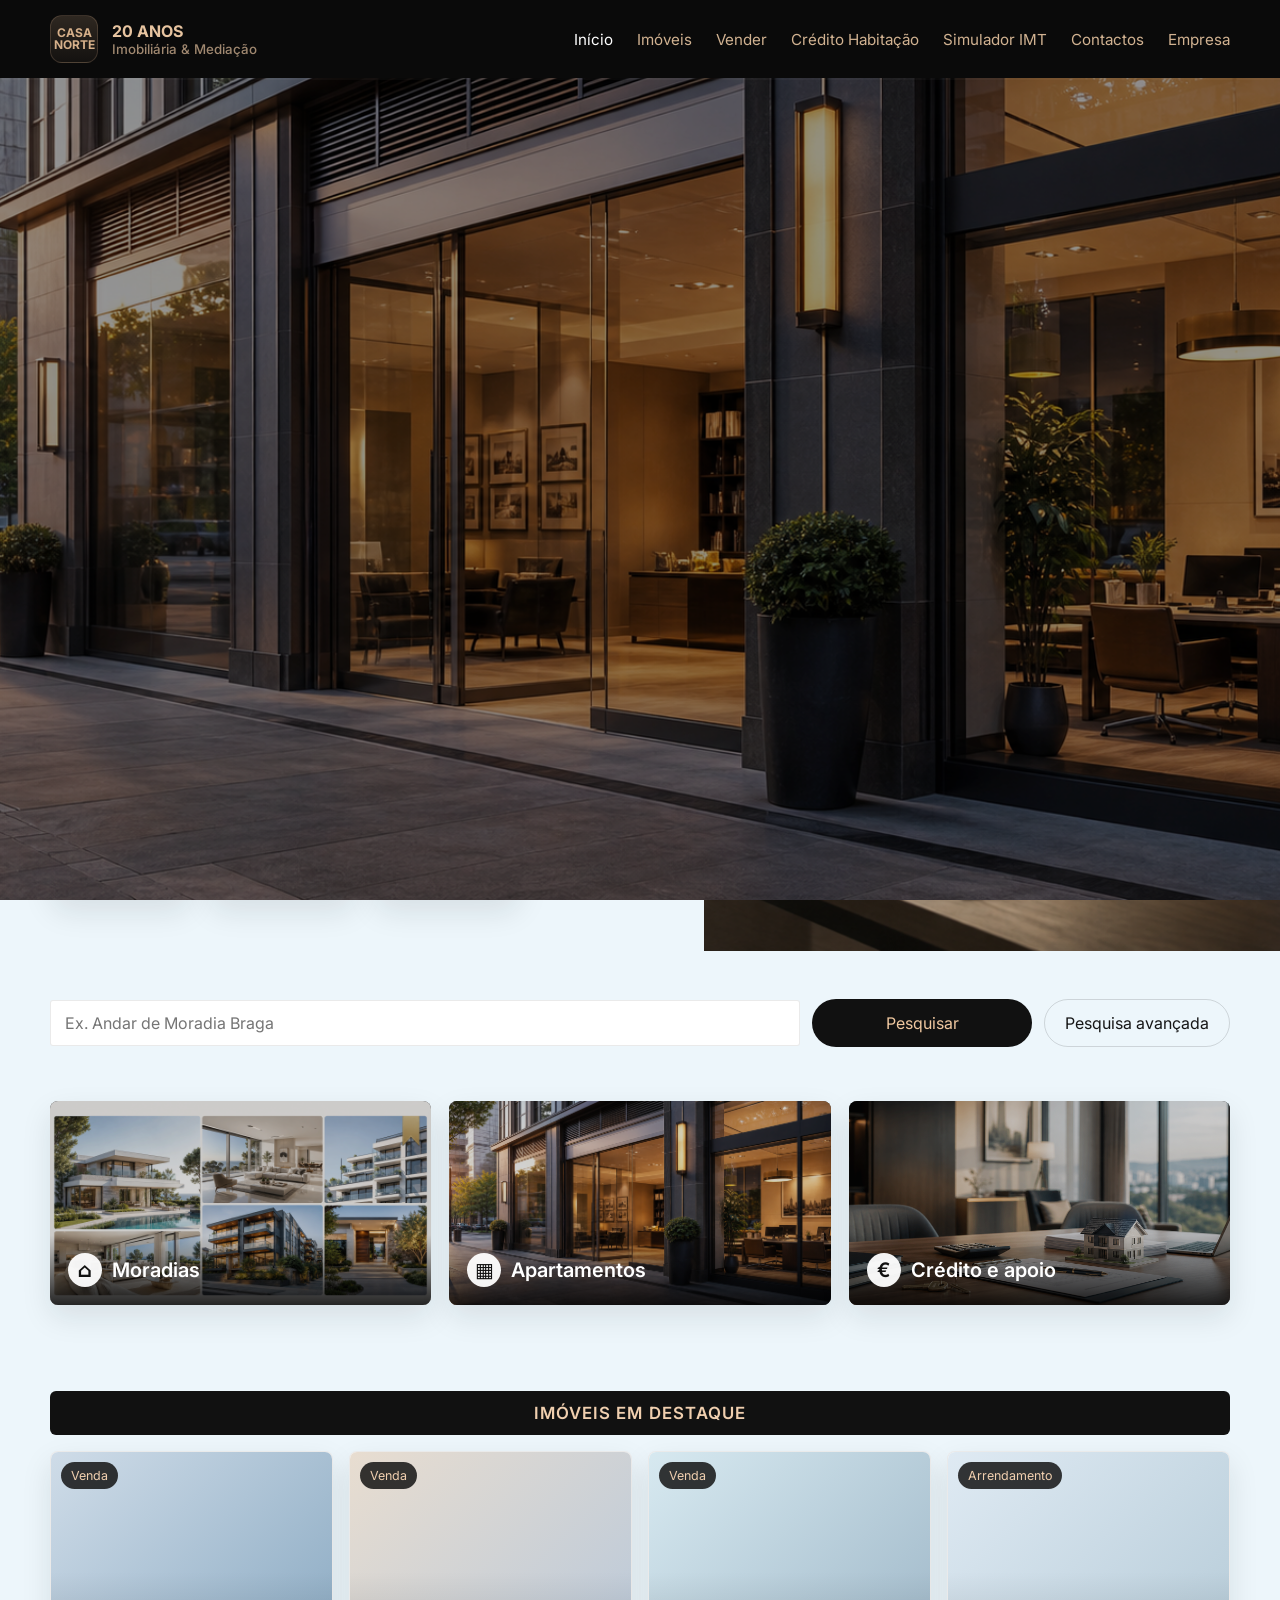
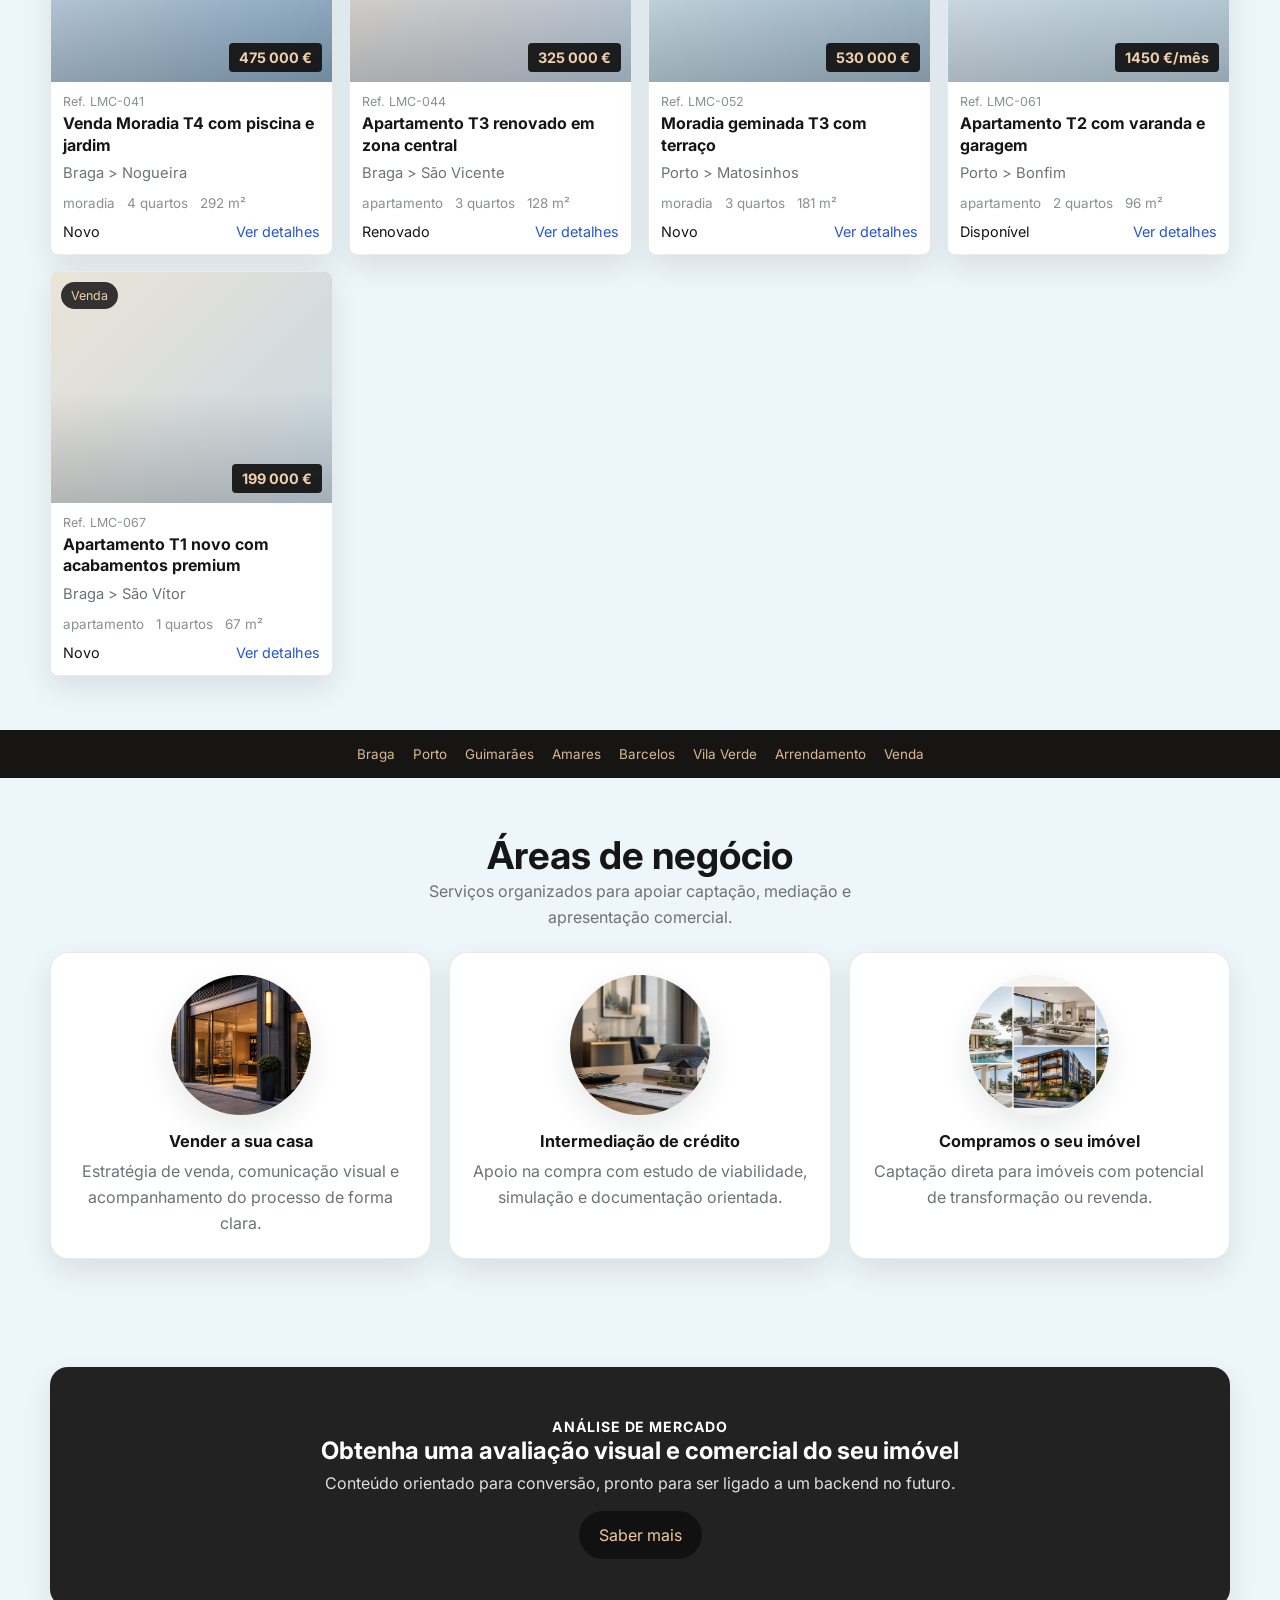
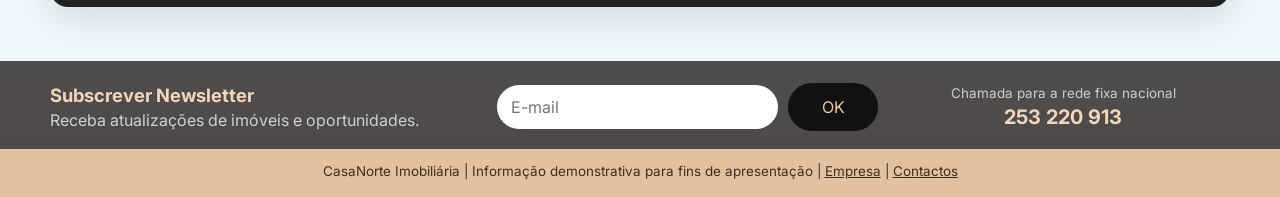
<file: index.html>
<!doctype html>
<html lang="pt-PT">
  <head>
    <meta charset="UTF-8" />
    <meta name="viewport" content="width=device-width, initial-scale=1.0" />
    <title>CasaNorte Imobiliária | Imóveis, crédito e avaliação</title>
    <meta name="description" content="Site imobiliário profissional com inspiração no estilo ImoBraga, com imóveis, crédito habitação, simulador IMT e contactos." />
    <link rel="preconnect" href="https://fonts.googleapis.com" />
    <link rel="preconnect" href="https://fonts.gstatic.com" crossorigin />
    <link href="https://fonts.googleapis.com/css2?family=Inter:wght@400;500;600;700;800&display=swap" rel="stylesheet" />
    <link rel="stylesheet" href="styles.css" />
    <script defer src="script.js"></script>
  </head>
  <body>
    <header class="site-header">
      <div class="container site-header__bar">
        <a class="brand" href="index.html">
          <div class="brand__logo">CASA<br />NORTE</div>
          <div>
            <div>20 ANOS</div>
            <small>Imobiliária & Mediação</small>
          </div>
        </a>
        <nav class="nav">
          <a href="index.html" aria-current="page">Início</a>
          <a href="imoveis.html">Imóveis</a>
          <a href="vender.html">Vender</a>
          <a href="credito-habitacao.html">Crédito Habitação</a>
          <a href="simulador-imt.html">Simulador IMT</a>
          <a href="contactos.html">Contactos</a>
          <a href="quem-somos.html">Empresa</a>
        </nav>
      </div>
    </header>

    <div class="top-strip">Tratamos da compra, venda e financiamento do seu imóvel com acompanhamento dedicado.</div>

    <section class="hero">
      <div class="hero__grid">
        <div class="hero__copy">
          <span class="eyebrow">Portal imobiliário de referência</span>
          <h1>Casas, apartamentos e investimento com apresentação profissional.</h1>
          <p class="lead">
            Um site completo, com o mesmo tipo de estrutura visual do exemplo que enviou,
            mas com identidade própria. Inclui imóveis, empresa, crédito, simulador IMT e contacto.
          </p>
          <div class="hero__actions">
            <a class="btn btn--dark" href="contactos.html">Pedir avaliação grátis</a>
            <a class="btn btn--outline" href="imoveis.html">Ver imóveis</a>
          </div>
          <div class="hero__stats">
            <div class="stat"><strong>156</strong><span>imóveis ativos</span></div>
            <div class="stat"><strong>24h</strong><span>resposta média</span></div>
            <div class="stat"><strong>11</strong><span>zonas cobertas</span></div>
          </div>
        </div>
        <div class="hero__media">
          <img src="assets/hero-office.png" alt="Escritório imobiliário moderno" />
        </div>
      </div>
    </section>

    <div class="container">
      <div class="search-row">
        <div class="search-box">
          <input type="search" placeholder="Ex. Andar de Moradia Braga" />
          <button class="btn btn--dark" type="button">Pesquisar</button>
        </div>
        <button class="btn btn--outline" type="button">Pesquisa avançada</button>
      </div>
    </div>

    <section class="section">
      <div class="container">
        <div class="category-grid">
          <a class="category-card" href="imoveis.html">
            <img src="assets/listings-collage.png" alt="Moradias" />
            <div class="category-card__label"><span>⌂</span>Moradias</div>
          </a>
          <a class="category-card" href="imoveis.html">
            <img src="assets/about-office.png" alt="Apartamentos" />
            <div class="category-card__label"><span>▦</span>Apartamentos</div>
          </a>
          <a class="category-card" href="credito-habitacao.html">
            <img src="assets/credit-hero.png" alt="Arrendamentos e crédito" />
            <div class="category-card__label"><span>€</span>Crédito e apoio</div>
          </a>
        </div>
      </div>
    </section>

    <section class="section section--tight">
      <div class="container">
        <div class="featured-strip">Imóveis em destaque</div>
        <div id="featured-grid" class="property-grid" style="margin-top:16px;"></div>
      </div>
    </section>

    <div class="dark-band">
      <div class="container">
        <div class="mini-links">
          <a href="imoveis.html">Braga</a>
          <a href="imoveis.html">Porto</a>
          <a href="imoveis.html">Guimarães</a>
          <a href="imoveis.html">Amares</a>
          <a href="imoveis.html">Barcelos</a>
          <a href="imoveis.html">Vila Verde</a>
          <a href="imoveis.html">Arrendamento</a>
          <a href="imoveis.html">Venda</a>
        </div>
      </div>
    </div>

    <section class="section">
      <div class="container">
        <div class="section-head section-title-center">
          <div style="margin:0 auto;">
            <h2>Áreas de negócio</h2>
            <p>Serviços organizados para apoiar captação, mediação e apresentação comercial.</p>
          </div>
        </div>
        <div class="business-grid">
          <article class="panel business-card">
            <img src="assets/about-office.png" alt="Vender a sua casa" />
            <h3>Vender a sua casa</h3>
            <p>Estratégia de venda, comunicação visual e acompanhamento do processo de forma clara.</p>
          </article>
          <article class="panel business-card">
            <img src="assets/credit-hero.png" alt="Intermediação de crédito" />
            <h3>Intermediação de crédito</h3>
            <p>Apoio na compra com estudo de viabilidade, simulação e documentação orientada.</p>
          </article>
          <article class="panel business-card">
            <img src="assets/listings-collage.png" alt="Compramos o seu imóvel" />
            <h3>Compramos o seu imóvel</h3>
            <p>Captação direta para imóveis com potencial de transformação ou revenda.</p>
          </article>
        </div>
      </div>
    </section>

    <section class="section">
      <div class="container cta-banner panel">
        <img src="assets/about-office.png" alt="Análise de mercado" />
        <div class="cta-banner__inner">
          <span class="eyebrow" style="color:#fff;">Análise de mercado</span>
          <h2>Obtenha uma avaliação visual e comercial do seu imóvel</h2>
          <p>Conteúdo orientado para conversão, pronto para ser ligado a um backend no futuro.</p>
          <div style="margin-top:18px;">
            <a class="btn btn--dark" href="contactos.html">Saber mais</a>
          </div>
        </div>
      </div>
    </section>

    <section class="newsletter-band">
      <div class="container newsletter-band__inner">
        <div>
          <div style="font-size:1.15rem;font-weight:700;">Subscrever Newsletter</div>
          <div style="color:rgba(255,255,255,.74);margin-top:4px;">Receba atualizações de imóveis e oportunidades.</div>
        </div>
        <form data-demo-form style="display:flex;gap:10px;align-items:center;">
          <input type="email" placeholder="E-mail" />
          <button class="btn btn--dark" type="submit" style="min-width:90px;">OK</button>
        </form>
        <div style="text-align:center;">
          <div style="color:rgba(255,255,255,.72);font-size:.84rem;">Chamada para a rede fixa nacional</div>
          <div style="font-size:1.25rem;font-weight:700;margin-top:4px;">253 220 913</div>
        </div>
      </div>
    </section>

    <footer class="footer">
      <div class="container">
        CasaNorte Imobiliária | Informação demonstrativa para fins de apresentação | 
        <a href="quem-somos.html">Empresa</a> | <a href="contactos.html">Contactos</a>
      </div>
    </footer>

    <div class="modal" id="property-modal" aria-hidden="true">
      <div class="modal__backdrop" data-close-modal></div>
      <div class="modal__dialog">
        <button class="modal__close" type="button" data-close-modal aria-label="Fechar">×</button>
        <div id="property-modal-body"></div>
      </div>
    </div>
  </body>
</html>
</file>
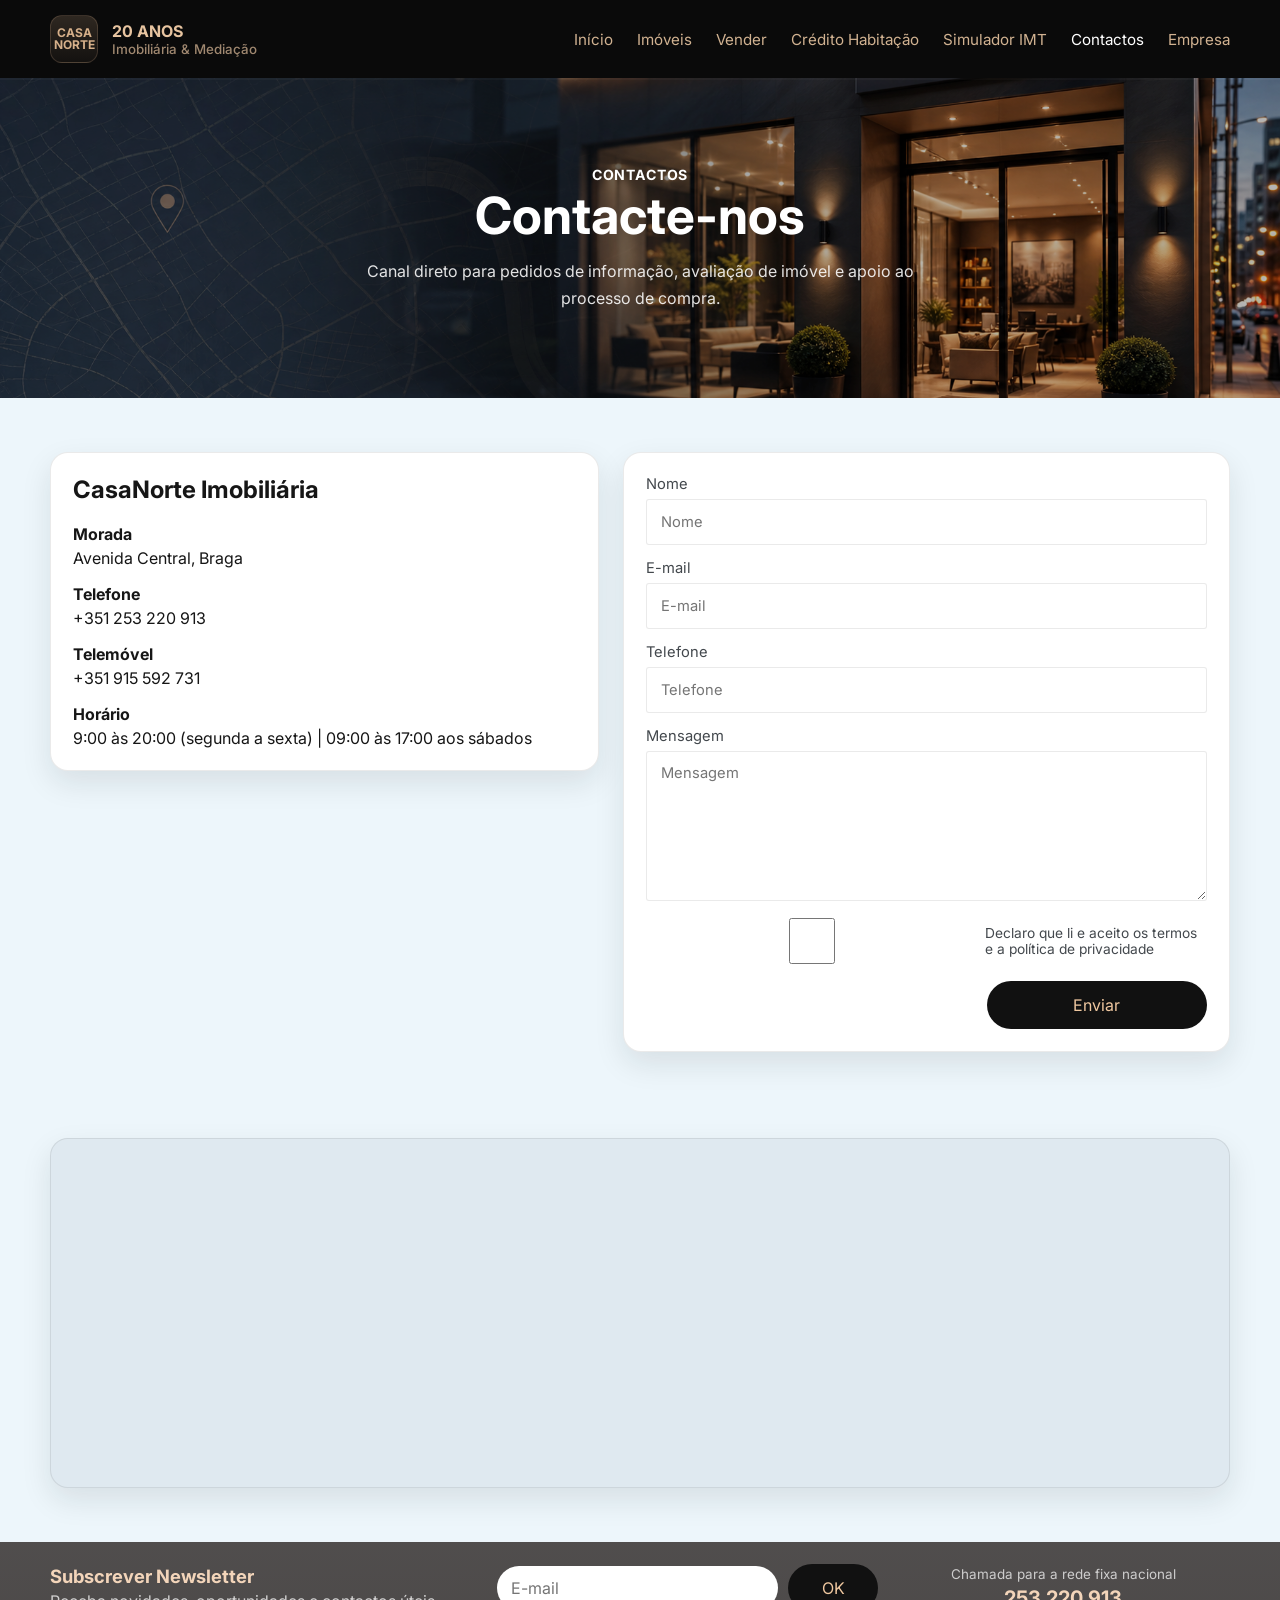
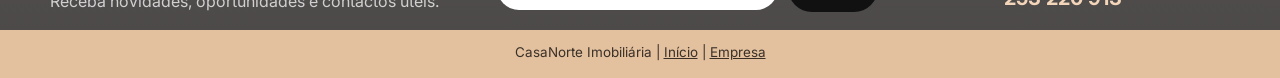
<file: contactos.html>
<!doctype html>
<html lang="pt-PT">
  <head>
    <meta charset="UTF-8" />
    <meta name="viewport" content="width=device-width, initial-scale=1.0" />
    <title>CasaNorte Imobiliária | Contactos</title>
    <meta name="description" content="Contactos da CasaNorte Imobiliária." />
    <link rel="preconnect" href="https://fonts.googleapis.com" />
    <link rel="preconnect" href="https://fonts.gstatic.com" crossorigin />
    <link href="https://fonts.googleapis.com/css2?family=Inter:wght@400;500;600;700;800&display=swap" rel="stylesheet" />
    <link rel="stylesheet" href="styles.css" />
    <script defer src="script.js"></script>
  </head>
  <body>
    <header class="site-header">
      <div class="container site-header__bar">
        <a class="brand" href="index.html">
          <div class="brand__logo">CASA<br />NORTE</div>
          <div>
            <div>20 ANOS</div>
            <small>Imobiliária & Mediação</small>
          </div>
        </a>
        <nav class="nav">
          <a href="index.html">Início</a>
          <a href="imoveis.html">Imóveis</a>
          <a href="vender.html">Vender</a>
          <a href="credito-habitacao.html">Crédito Habitação</a>
          <a href="simulador-imt.html">Simulador IMT</a>
          <a href="contactos.html" aria-current="page">Contactos</a>
          <a href="quem-somos.html">Empresa</a>
        </nav>
      </div>
    </header>

    <section class="page-hero">
      <img src="assets/contact-storefront.png" alt="Contactos" />
      <div class="page-hero__content">
        <div>
          <div class="eyebrow" style="color:#fff;">Contactos</div>
          <h1>Contacte-nos</h1>
          <p>Canal direto para pedidos de informação, avaliação de imóvel e apoio ao processo de compra.</p>
        </div>
      </div>
    </section>

    <section class="section">
      <div class="container page-grid">
        <article class="panel contact-card">
          <h2 style="margin-top:0;">CasaNorte Imobiliária</h2>
          <div class="contact-lines">
            <div><strong>Morada</strong> Avenida Central, Braga</div>
            <div><strong>Telefone</strong> +351 253 220 913</div>
            <div><strong>Telemóvel</strong> +351 915 592 731</div>
            <div><strong>Horário</strong> 9:00 às 20:00 (segunda a sexta) | 09:00 às 17:00 aos sábados</div>
          </div>
        </article>

        <form class="panel form-card contact-form" data-demo-form>
          <label>Nome
            <input type="text" placeholder="Nome" />
          </label>
          <label>E-mail
            <input type="email" placeholder="E-mail" />
          </label>
          <label>Telefone
            <input type="tel" placeholder="Telefone" />
          </label>
          <label>Mensagem
            <textarea placeholder="Mensagem"></textarea>
          </label>
          <label style="display:flex;align-items:center;gap:8px;font-size:.86rem;">
            <input type="checkbox" />
            Declaro que li e aceito os termos e a política de privacidade
          </label>
          <div style="display:flex;justify-content:flex-end;">
            <button class="btn btn--dark" type="submit" style="min-width:220px;">Enviar</button>
          </div>
        </form>
      </div>
    </section>

    <section class="section section--tight">
      <div class="container">
        <div class="contact-map panel">
          <iframe
            title="Mapa de Braga"
            src="https://www.openstreetmap.org/export/embed.html?bbox=-8.4425%2C41.5390%2C-8.4190%2C41.5630&layer=mapnik&marker=41.5512%2C-8.4303"
            loading="lazy"></iframe>
        </div>
      </div>
    </section>

    <section class="newsletter-band">
      <div class="container newsletter-band__inner">
        <div>
          <div style="font-size:1.15rem;font-weight:700;">Subscrever Newsletter</div>
          <div style="color:rgba(255,255,255,.74);margin-top:4px;">Receba novidades, oportunidades e contactos úteis.</div>
        </div>
        <form data-demo-form style="display:flex;gap:10px;align-items:center;">
          <input type="email" placeholder="E-mail" />
          <button class="btn btn--dark" type="submit" style="min-width:90px;">OK</button>
        </form>
        <div style="text-align:center;">
          <div style="color:rgba(255,255,255,.72);font-size:.84rem;">Chamada para a rede fixa nacional</div>
          <div style="font-size:1.25rem;font-weight:700;margin-top:4px;">253 220 913</div>
        </div>
      </div>
    </section>

    <footer class="footer">
      <div class="container">
        CasaNorte Imobiliária | <a href="index.html">Início</a> | <a href="quem-somos.html">Empresa</a>
      </div>
    </footer>
  </body>
</html>
</file>
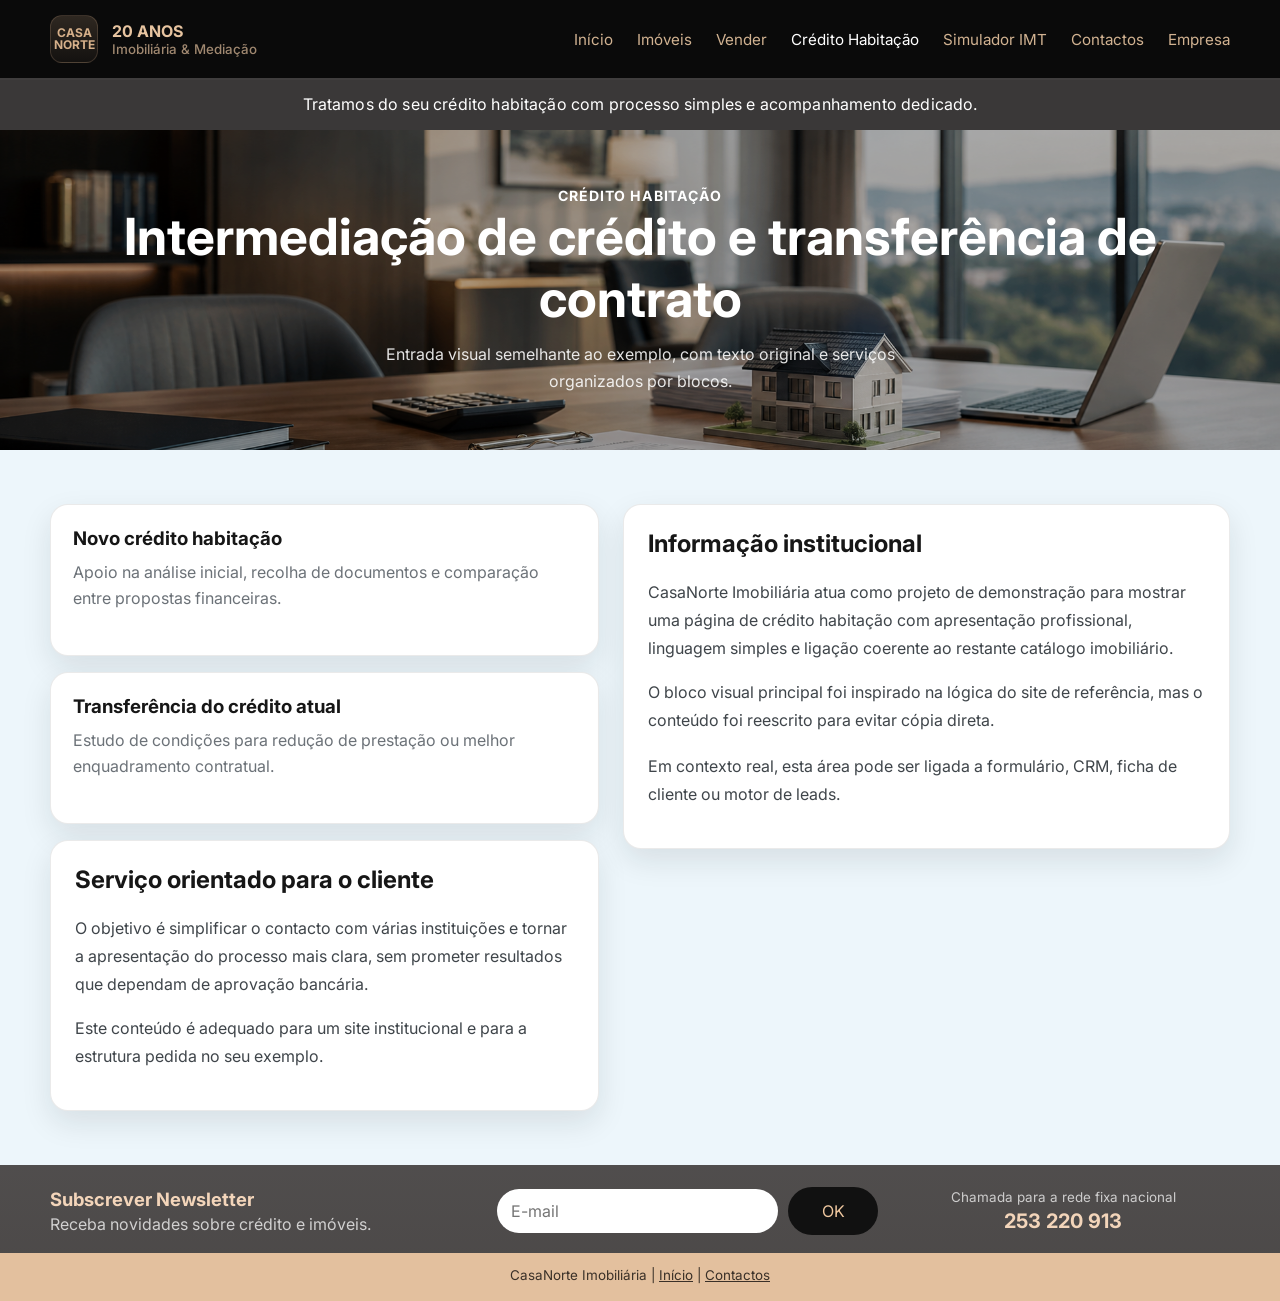
<file: credito-habitacao.html>
<!doctype html>
<html lang="pt-PT">
  <head>
    <meta charset="UTF-8" />
    <meta name="viewport" content="width=device-width, initial-scale=1.0" />
    <title>CasaNorte Imobiliária | Crédito Habitação</title>
    <meta name="description" content="Página de crédito habitação." />
    <link rel="preconnect" href="https://fonts.googleapis.com" />
    <link rel="preconnect" href="https://fonts.gstatic.com" crossorigin />
    <link href="https://fonts.googleapis.com/css2?family=Inter:wght@400;500;600;700;800&display=swap" rel="stylesheet" />
    <link rel="stylesheet" href="styles.css" />
    <script defer src="script.js"></script>
  </head>
  <body>
    <header class="site-header">
      <div class="container site-header__bar">
        <a class="brand" href="index.html">
          <div class="brand__logo">CASA<br />NORTE</div>
          <div>
            <div>20 ANOS</div>
            <small>Imobiliária & Mediação</small>
          </div>
        </a>
        <nav class="nav">
          <a href="index.html">Início</a>
          <a href="imoveis.html">Imóveis</a>
          <a href="vender.html">Vender</a>
          <a href="credito-habitacao.html" aria-current="page">Crédito Habitação</a>
          <a href="simulador-imt.html">Simulador IMT</a>
          <a href="contactos.html">Contactos</a>
          <a href="quem-somos.html">Empresa</a>
        </nav>
      </div>
    </header>

    <div class="top-strip">Tratamos do seu crédito habitação com processo simples e acompanhamento dedicado.</div>

    <section class="page-hero">
      <img src="assets/credit-hero.png" alt="Crédito habitação" />
      <div class="page-hero__content">
        <div>
          <div class="eyebrow" style="color:#fff;">Crédito Habitação</div>
          <h1>Intermediação de crédito e transferência de contrato</h1>
          <p>Entrada visual semelhante ao exemplo, com texto original e serviços organizados por blocos.</p>
        </div>
      </div>
    </section>

    <section class="section">
      <div class="container page-grid">
        <div class="info-stack">
          <article class="panel option-card">
            <h3>Novo crédito habitação</h3>
            <p>Apoio na análise inicial, recolha de documentos e comparação entre propostas financeiras.</p>
          </article>
          <article class="panel option-card">
            <h3>Transferência do crédito atual</h3>
            <p>Estudo de condições para redução de prestação ou melhor enquadramento contratual.</p>
          </article>
          <article class="panel content-card">
            <h2>Serviço orientado para o cliente</h2>
            <p>
              O objetivo é simplificar o contacto com várias instituições e tornar a apresentação do processo
              mais clara, sem prometer resultados que dependam de aprovação bancária.
            </p>
            <p>
              Este conteúdo é adequado para um site institucional e para a estrutura pedida no seu exemplo.
            </p>
          </article>
        </div>

        <article class="panel content-card">
          <h2>Informação institucional</h2>
          <p>
            CasaNorte Imobiliária atua como projeto de demonstração para mostrar uma página de crédito habitação
            com apresentação profissional, linguagem simples e ligação coerente ao restante catálogo imobiliário.
          </p>
          <p>
            O bloco visual principal foi inspirado na lógica do site de referência, mas o conteúdo foi reescrito
            para evitar cópia direta.
          </p>
          <p style="margin-top:18px;">
            Em contexto real, esta área pode ser ligada a formulário, CRM, ficha de cliente ou motor de leads.
          </p>
        </article>
      </div>
    </section>

    <section class="newsletter-band">
      <div class="container newsletter-band__inner">
        <div>
          <div style="font-size:1.15rem;font-weight:700;">Subscrever Newsletter</div>
          <div style="color:rgba(255,255,255,.74);margin-top:4px;">Receba novidades sobre crédito e imóveis.</div>
        </div>
        <form data-demo-form style="display:flex;gap:10px;align-items:center;">
          <input type="email" placeholder="E-mail" />
          <button class="btn btn--dark" type="submit" style="min-width:90px;">OK</button>
        </form>
        <div style="text-align:center;">
          <div style="color:rgba(255,255,255,.72);font-size:.84rem;">Chamada para a rede fixa nacional</div>
          <div style="font-size:1.25rem;font-weight:700;margin-top:4px;">253 220 913</div>
        </div>
      </div>
    </section>

    <footer class="footer">
      <div class="container">
        CasaNorte Imobiliária | <a href="index.html">Início</a> | <a href="contactos.html">Contactos</a>
      </div>
    </footer>
  </body>
</html>
</file>
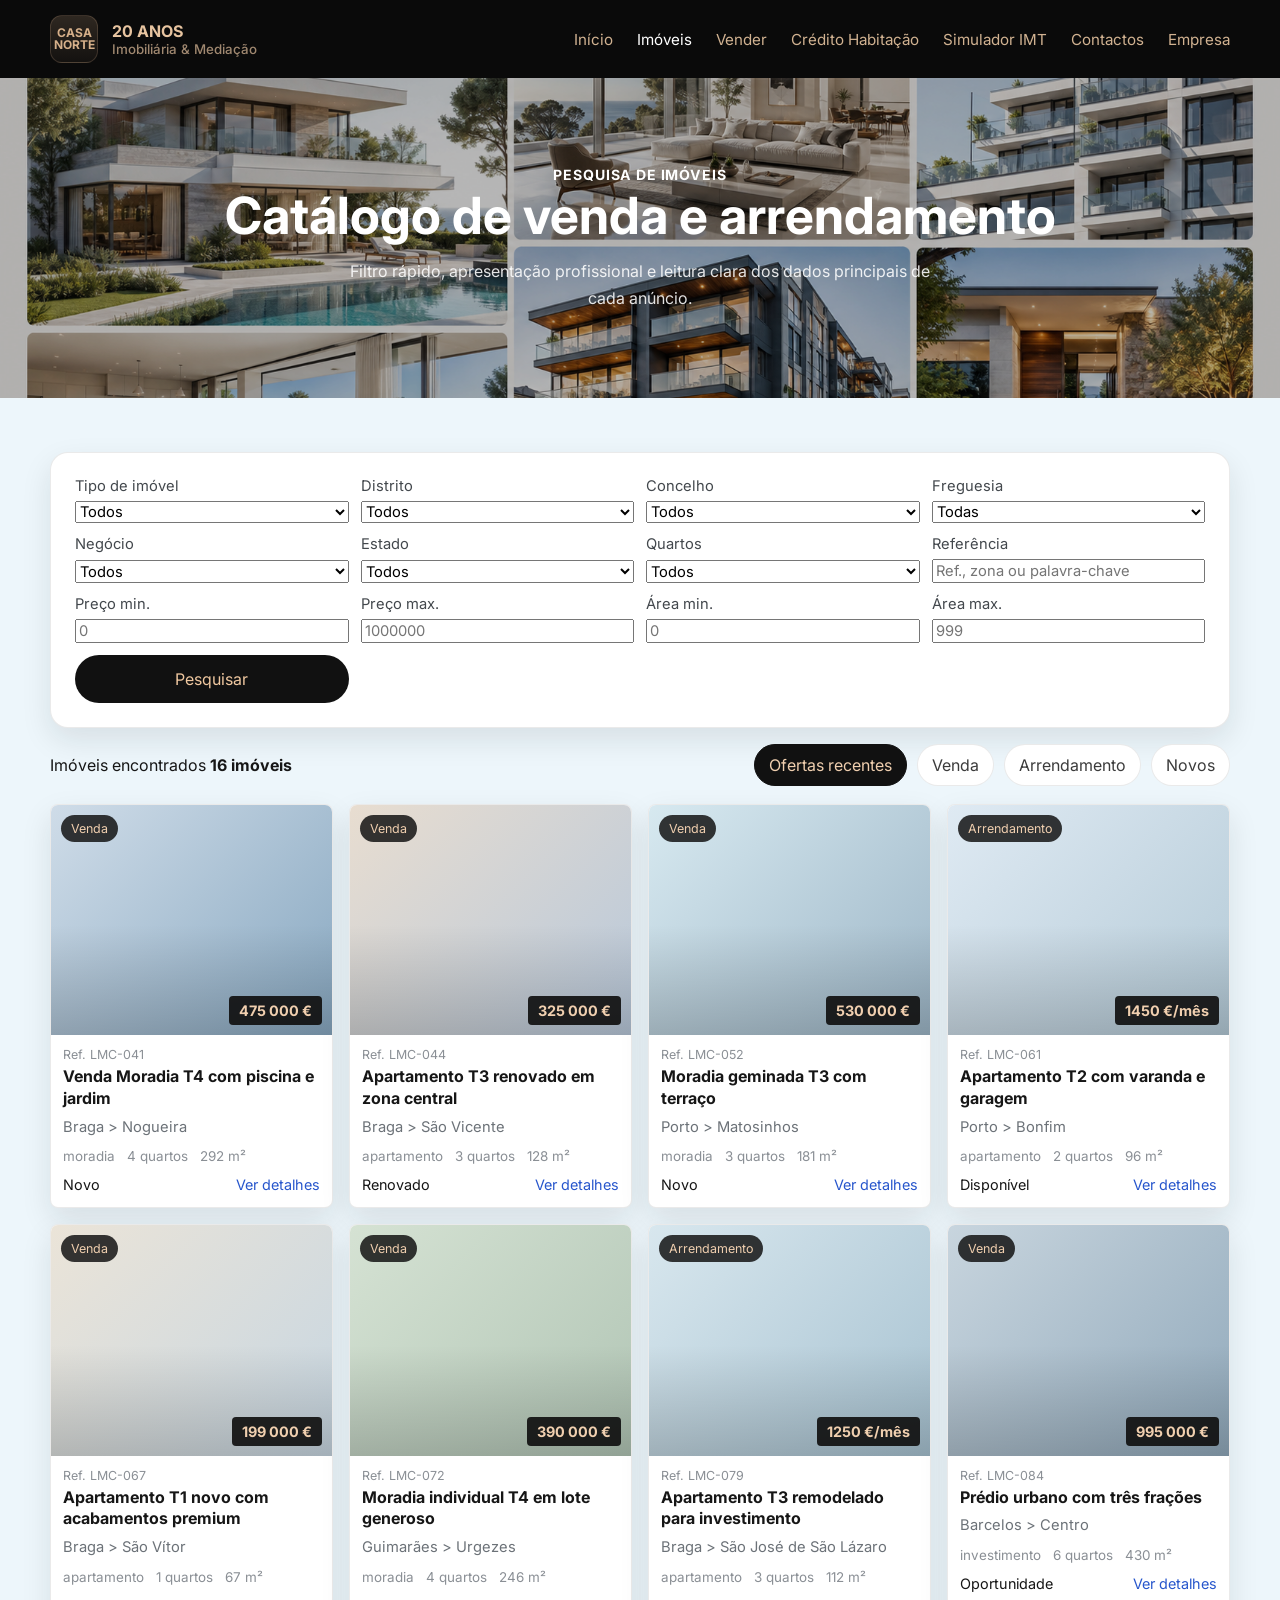
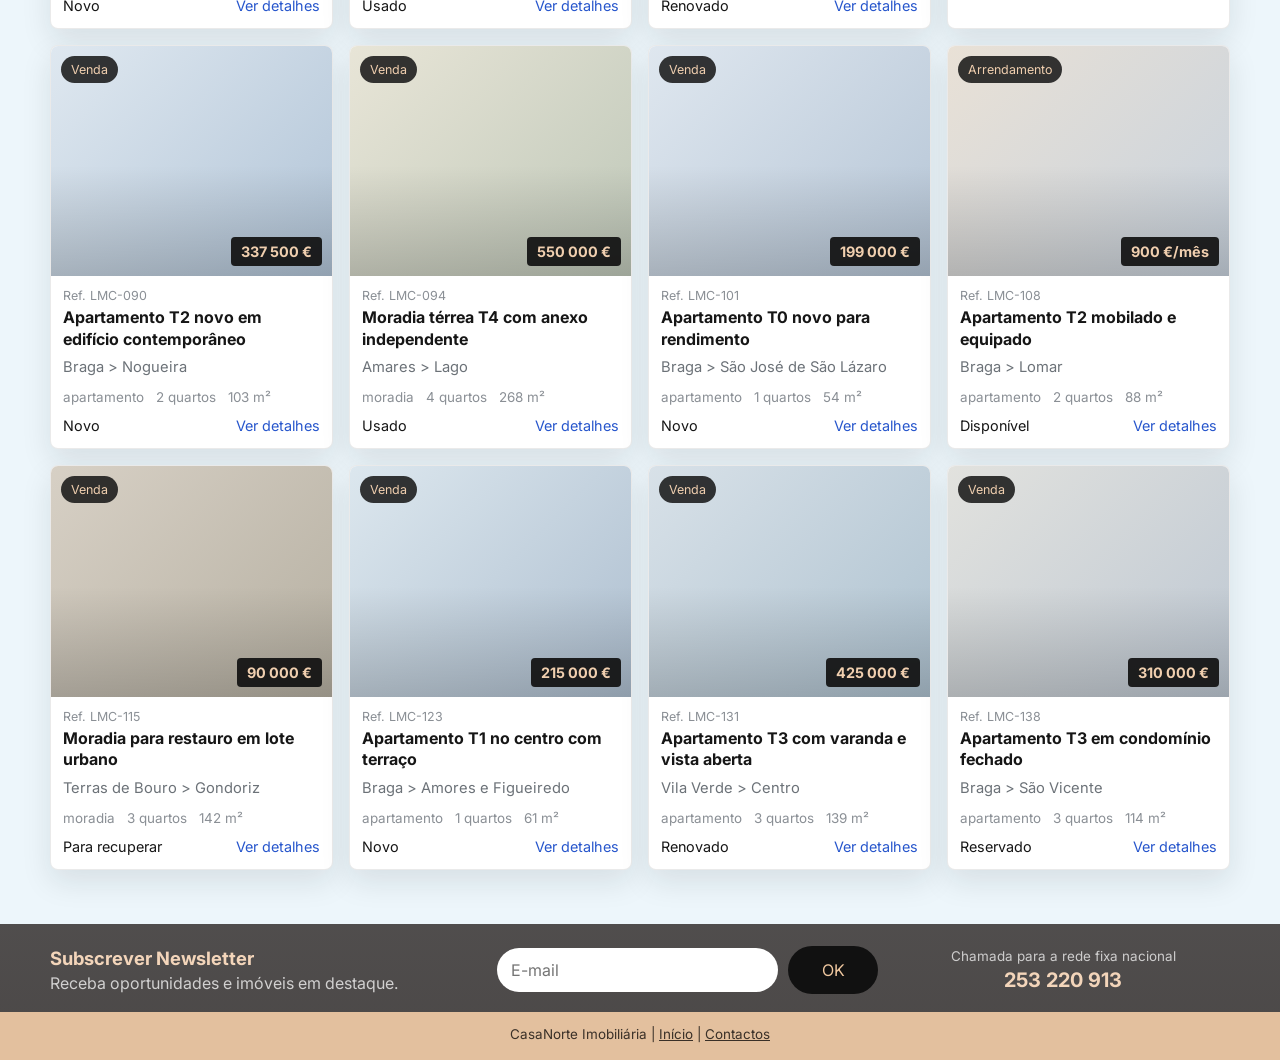
<file: imoveis.html>
<!doctype html>
<html lang="pt-PT">
  <head>
    <meta charset="UTF-8" />
    <meta name="viewport" content="width=device-width, initial-scale=1.0" />
    <title>CasaNorte Imobiliária | Listagem de imóveis</title>
    <meta name="description" content="Listagem de imóveis com pesquisa e filtros." />
    <link rel="preconnect" href="https://fonts.googleapis.com" />
    <link rel="preconnect" href="https://fonts.gstatic.com" crossorigin />
    <link href="https://fonts.googleapis.com/css2?family=Inter:wght@400;500;600;700;800&display=swap" rel="stylesheet" />
    <link rel="stylesheet" href="styles.css" />
    <script defer src="script.js"></script>
  </head>
  <body>
    <header class="site-header">
      <div class="container site-header__bar">
        <a class="brand" href="index.html">
          <div class="brand__logo">CASA<br />NORTE</div>
          <div>
            <div>20 ANOS</div>
            <small>Imobiliária & Mediação</small>
          </div>
        </a>
        <nav class="nav">
          <a href="index.html">Início</a>
          <a href="imoveis.html" aria-current="page">Imóveis</a>
          <a href="vender.html">Vender</a>
          <a href="credito-habitacao.html">Crédito Habitação</a>
          <a href="simulador-imt.html">Simulador IMT</a>
          <a href="contactos.html">Contactos</a>
          <a href="quem-somos.html">Empresa</a>
        </nav>
      </div>
    </header>

    <section class="page-hero">
      <img src="assets/listings-collage.png" alt="Listagem de imóveis" />
      <div class="page-hero__content">
        <div>
          <div class="eyebrow" style="color:#fff;">Pesquisa de imóveis</div>
          <h1>Catálogo de venda e arrendamento</h1>
          <p>Filtro rápido, apresentação profissional e leitura clara dos dados principais de cada anúncio.</p>
        </div>
      </div>
    </section>

    <section class="section">
      <div class="container">
        <form id="listing-filters" class="panel content-card">
          <div class="filter-bar filter-bar--advanced">
            <label>Tipo de imóvel
              <select name="type">
                <option value="all">Todos</option>
                <option value="moradia">Moradia</option>
                <option value="apartamento">Apartamento</option>
                <option value="investimento">Investimento</option>
              </select>
            </label>
            <label>Distrito
              <select name="district">
                <option value="all">Todos</option>
                <option>Braga</option>
                <option>Porto</option>
                <option>Terras de Bouro</option>
              </select>
            </label>
            <label>Concelho
              <select name="concelho">
                <option value="all">Todos</option>
                <option>Braga</option>
                <option>Porto</option>
                <option>Guimarães</option>
                <option>Matosinhos</option>
                <option>Barcelos</option>
                <option>Vila Verde</option>
                <option>Amares</option>
              </select>
            </label>
            <label>Freguesia
              <select name="zone">
                <option value="all">Todas</option>
                <option>Braga > Nogueira</option>
                <option>Braga > São Vicente</option>
                <option>Porto > Bonfim</option>
                <option>Braga > São José de São Lázaro</option>
              </select>
            </label>
            <label>Negócio
              <select name="business">
                <option value="all">Todos</option>
                <option>Venda</option>
                <option>Arrendamento</option>
              </select>
            </label>
            <label>Estado
              <select name="state">
                <option value="all">Todos</option>
                <option>Novo</option>
                <option>Renovado</option>
                <option>Disponível</option>
                <option>Reservado</option>
                <option>Usado</option>
                <option>Para recuperar</option>
                <option>Oportunidade</option>
              </select>
            </label>
            <label>Quartos
              <select name="rooms">
                <option value="all">Todos</option>
                <option value="1">1</option>
                <option value="2">2</option>
                <option value="3">3</option>
                <option value="4">4</option>
                <option value="6">6</option>
              </select>
            </label>
            <label>Referência
              <input name="q" placeholder="Ref., zona ou palavra-chave" />
            </label>
            <label>Preço min.
              <input name="minPrice" type="number" placeholder="0" />
            </label>
            <label>Preço max.
              <input name="maxPrice" type="number" placeholder="1000000" />
            </label>
            <label>Área min.
              <input name="minArea" type="number" placeholder="0" />
            </label>
            <label>Área max.
              <input name="maxArea" type="number" placeholder="999" />
            </label>
            <div style="display:flex;align-items:end;">
              <button class="btn btn--dark" type="submit" style="width:100%;">Pesquisar</button>
            </div>
          </div>
        </form>

        <div style="display:flex;justify-content:space-between;align-items:center;gap:18px;margin:16px 0 18px;">
          <div>Imóveis encontrados <strong id="listing-count">0 imóveis</strong></div>
          <div class="chips">
            <button class="chip is-active" type="button">Ofertas recentes</button>
            <button class="chip" type="button">Venda</button>
            <button class="chip" type="button">Arrendamento</button>
            <button class="chip" type="button">Novos</button>
          </div>
        </div>

        <div id="listings-grid" class="property-grid"></div>
      </div>
    </section>

    <section class="newsletter-band">
      <div class="container newsletter-band__inner">
        <div>
          <div style="font-size:1.15rem;font-weight:700;">Subscrever Newsletter</div>
          <div style="color:rgba(255,255,255,.74);margin-top:4px;">Receba oportunidades e imóveis em destaque.</div>
        </div>
        <form data-demo-form style="display:flex;gap:10px;align-items:center;">
          <input type="email" placeholder="E-mail" />
          <button class="btn btn--dark" type="submit" style="min-width:90px;">OK</button>
        </form>
        <div style="text-align:center;">
          <div style="color:rgba(255,255,255,.72);font-size:.84rem;">Chamada para a rede fixa nacional</div>
          <div style="font-size:1.25rem;font-weight:700;margin-top:4px;">253 220 913</div>
        </div>
      </div>
    </section>

    <footer class="footer">
      <div class="container">
        CasaNorte Imobiliária | <a href="index.html">Início</a> | <a href="contactos.html">Contactos</a>
      </div>
    </footer>

    <div class="modal" id="property-modal" aria-hidden="true">
      <div class="modal__backdrop" data-close-modal></div>
      <div class="modal__dialog">
        <button class="modal__close" type="button" data-close-modal aria-label="Fechar">×</button>
        <div id="property-modal-body"></div>
      </div>
    </div>
  </body>
</html>
</file>
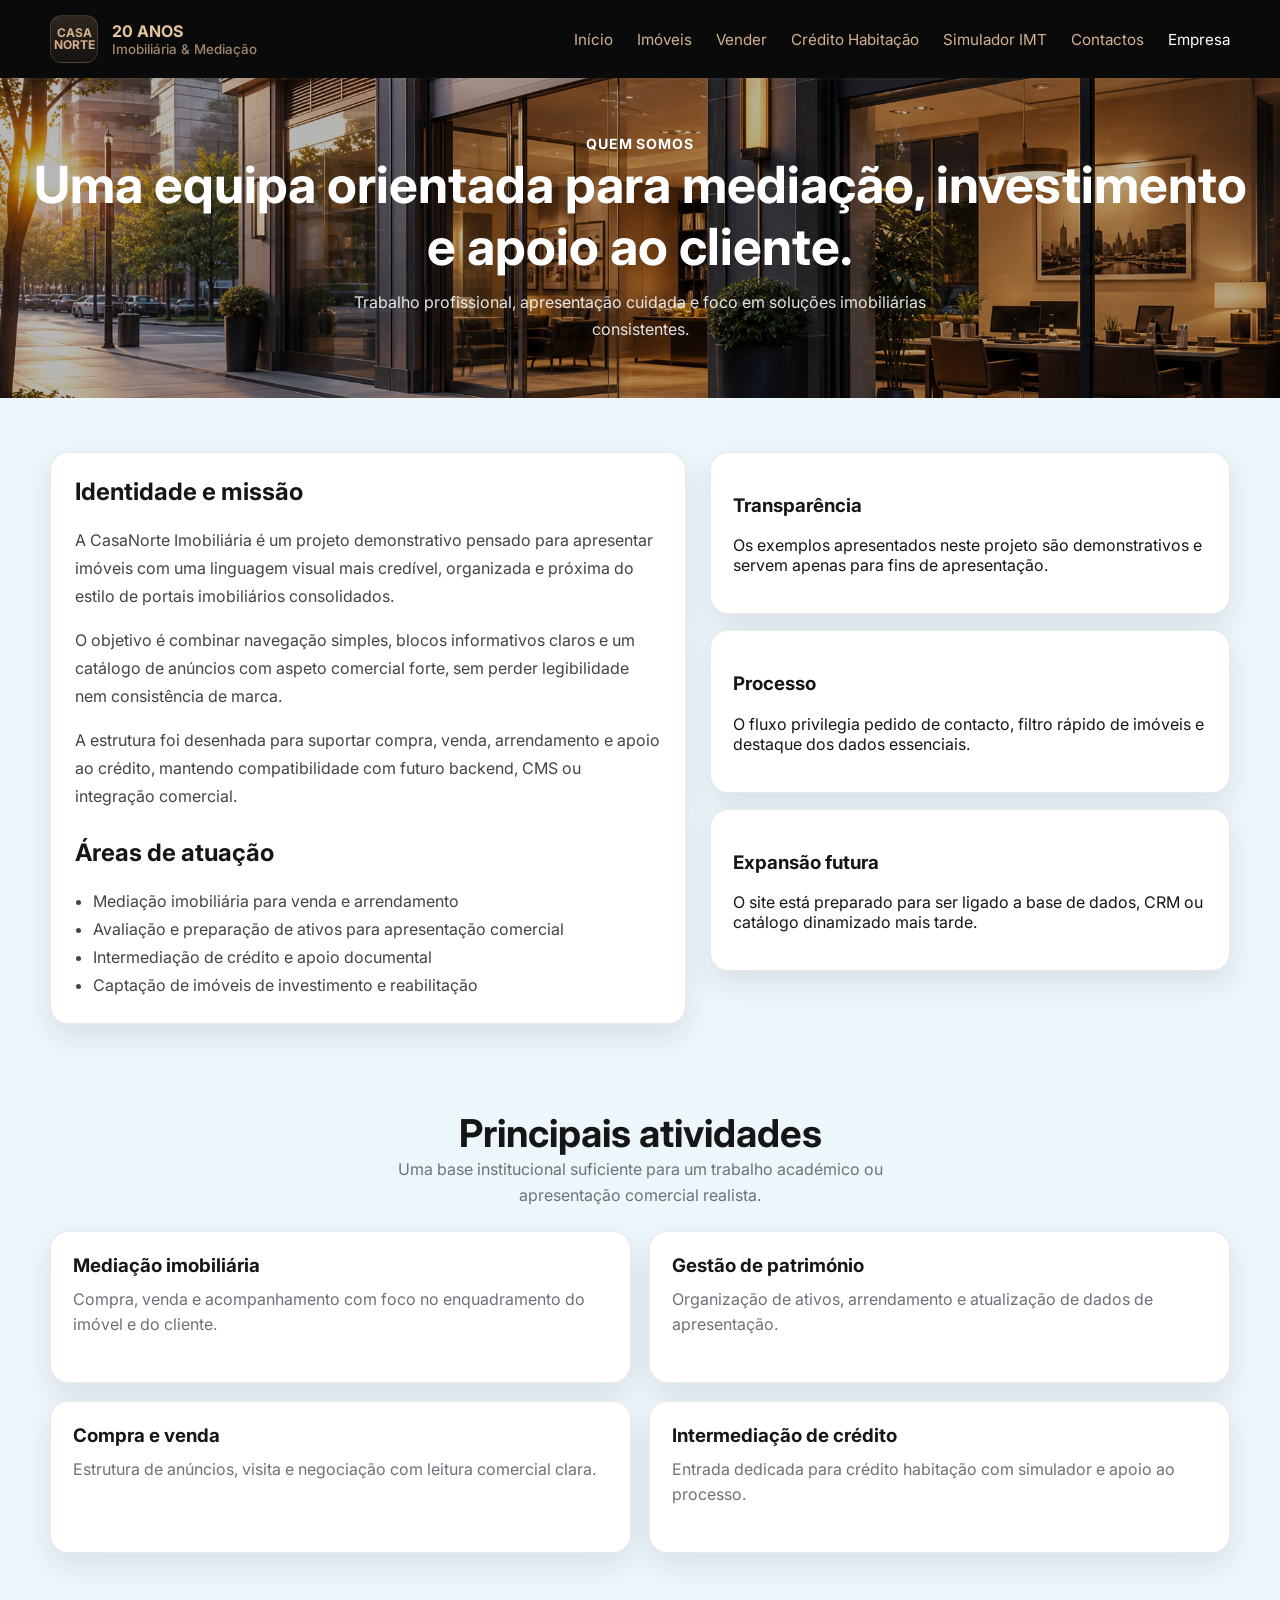
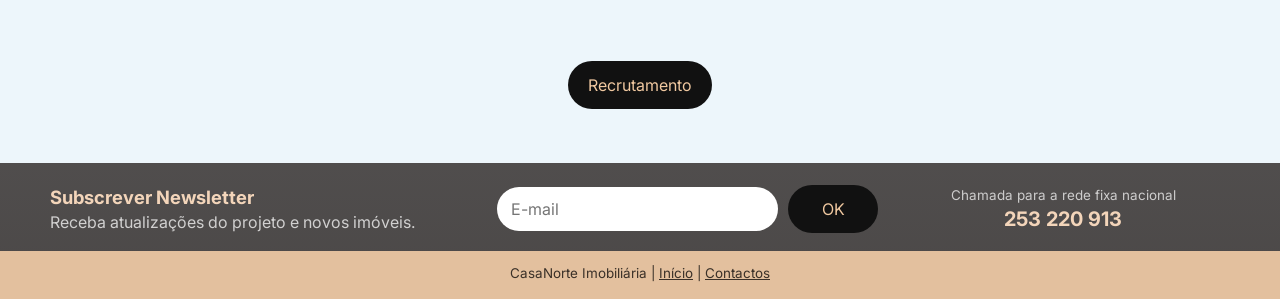
<file: quem-somos.html>
<!doctype html>
<html lang="pt-PT">
  <head>
    <meta charset="UTF-8" />
    <meta name="viewport" content="width=device-width, initial-scale=1.0" />
    <title>CasaNorte Imobiliária | Quem somos</title>
    <meta name="description" content="Página institucional da CasaNorte Imobiliária." />
    <link rel="preconnect" href="https://fonts.googleapis.com" />
    <link rel="preconnect" href="https://fonts.gstatic.com" crossorigin />
    <link href="https://fonts.googleapis.com/css2?family=Inter:wght@400;500;600;700;800&display=swap" rel="stylesheet" />
    <link rel="stylesheet" href="styles.css" />
    <script defer src="script.js"></script>
  </head>
  <body>
    <header class="site-header">
      <div class="container site-header__bar">
        <a class="brand" href="index.html">
          <div class="brand__logo">CASA<br />NORTE</div>
          <div>
            <div>20 ANOS</div>
            <small>Imobiliária & Mediação</small>
          </div>
        </a>
        <nav class="nav">
          <a href="index.html">Início</a>
          <a href="imoveis.html">Imóveis</a>
          <a href="vender.html">Vender</a>
          <a href="credito-habitacao.html">Crédito Habitação</a>
          <a href="simulador-imt.html">Simulador IMT</a>
          <a href="contactos.html">Contactos</a>
          <a href="quem-somos.html" aria-current="page">Empresa</a>
        </nav>
      </div>
    </header>

    <section class="about-hero">
      <img src="assets/about-office.png" alt="Escritório imobiliário e equipa" />
      <div class="about-hero__content">
        <div>
          <div class="eyebrow" style="color:#fff;">Quem somos</div>
          <h1>Uma equipa orientada para mediação, investimento e apoio ao cliente.</h1>
          <p>Trabalho profissional, apresentação cuidada e foco em soluções imobiliárias consistentes.</p>
        </div>
      </div>
    </section>

    <section class="section">
      <div class="container content-grid">
        <article class="panel content-card">
          <h2>Identidade e missão</h2>
          <p>
            A CasaNorte Imobiliária é um projeto demonstrativo pensado para apresentar imóveis com uma linguagem
            visual mais credível, organizada e próxima do estilo de portais imobiliários consolidados.
          </p>
          <p>
            O objetivo é combinar navegação simples, blocos informativos claros e um catálogo de anúncios com
            aspeto comercial forte, sem perder legibilidade nem consistência de marca.
          </p>
          <p>
            A estrutura foi desenhada para suportar compra, venda, arrendamento e apoio ao crédito, mantendo
            compatibilidade com futuro backend, CMS ou integração comercial.
          </p>

          <h2 style="margin-top:28px;">Áreas de atuação</h2>
          <ul>
            <li>Mediação imobiliária para venda e arrendamento</li>
            <li>Avaliação e preparação de ativos para apresentação comercial</li>
            <li>Intermediação de crédito e apoio documental</li>
            <li>Captação de imóveis de investimento e reabilitação</li>
          </ul>
        </article>

        <div class="info-stack">
          <article class="panel info-box">
            <h3>Transparência</h3>
            <p>Os exemplos apresentados neste projeto são demonstrativos e servem apenas para fins de apresentação.</p>
          </article>
          <article class="panel info-box">
            <h3>Processo</h3>
            <p>O fluxo privilegia pedido de contacto, filtro rápido de imóveis e destaque dos dados essenciais.</p>
          </article>
          <article class="panel info-box">
            <h3>Expansão futura</h3>
            <p>O site está preparado para ser ligado a base de dados, CRM ou catálogo dinamizado mais tarde.</p>
          </article>
        </div>
      </div>
    </section>

    <section class="section section--tight">
      <div class="container">
        <div class="section-head section-title-center">
          <div style="margin:0 auto;">
            <h2>Principais atividades</h2>
            <p>Uma base institucional suficiente para um trabalho académico ou apresentação comercial realista.</p>
          </div>
        </div>

        <div class="options-grid">
          <article class="panel option-card">
            <h3>Mediação imobiliária</h3>
            <p>Compra, venda e acompanhamento com foco no enquadramento do imóvel e do cliente.</p>
          </article>
          <article class="panel option-card">
            <h3>Gestão de património</h3>
            <p>Organização de ativos, arrendamento e atualização de dados de apresentação.</p>
          </article>
          <article class="panel option-card">
            <h3>Compra e venda</h3>
            <p>Estrutura de anúncios, visita e negociação com leitura comercial clara.</p>
          </article>
          <article class="panel option-card">
            <h3>Intermediação de crédito</h3>
            <p>Entrada dedicada para crédito habitação com simulador e apoio ao processo.</p>
          </article>
        </div>
      </div>
    </section>

    <section class="section">
      <div class="container" style="display:flex;justify-content:center;">
        <a class="btn btn--dark" href="contactos.html">Recrutamento</a>
      </div>
    </section>

    <section class="newsletter-band">
      <div class="container newsletter-band__inner">
        <div>
          <div style="font-size:1.15rem;font-weight:700;">Subscrever Newsletter</div>
          <div style="color:rgba(255,255,255,.74);margin-top:4px;">Receba atualizações do projeto e novos imóveis.</div>
        </div>
        <form data-demo-form style="display:flex;gap:10px;align-items:center;">
          <input type="email" placeholder="E-mail" />
          <button class="btn btn--dark" type="submit" style="min-width:90px;">OK</button>
        </form>
        <div style="text-align:center;">
          <div style="color:rgba(255,255,255,.72);font-size:.84rem;">Chamada para a rede fixa nacional</div>
          <div style="font-size:1.25rem;font-weight:700;margin-top:4px;">253 220 913</div>
        </div>
      </div>
    </section>

    <footer class="footer">
      <div class="container">
        CasaNorte Imobiliária | <a href="index.html">Início</a> | <a href="contactos.html">Contactos</a>
      </div>
    </footer>
  </body>
</html>
</file>
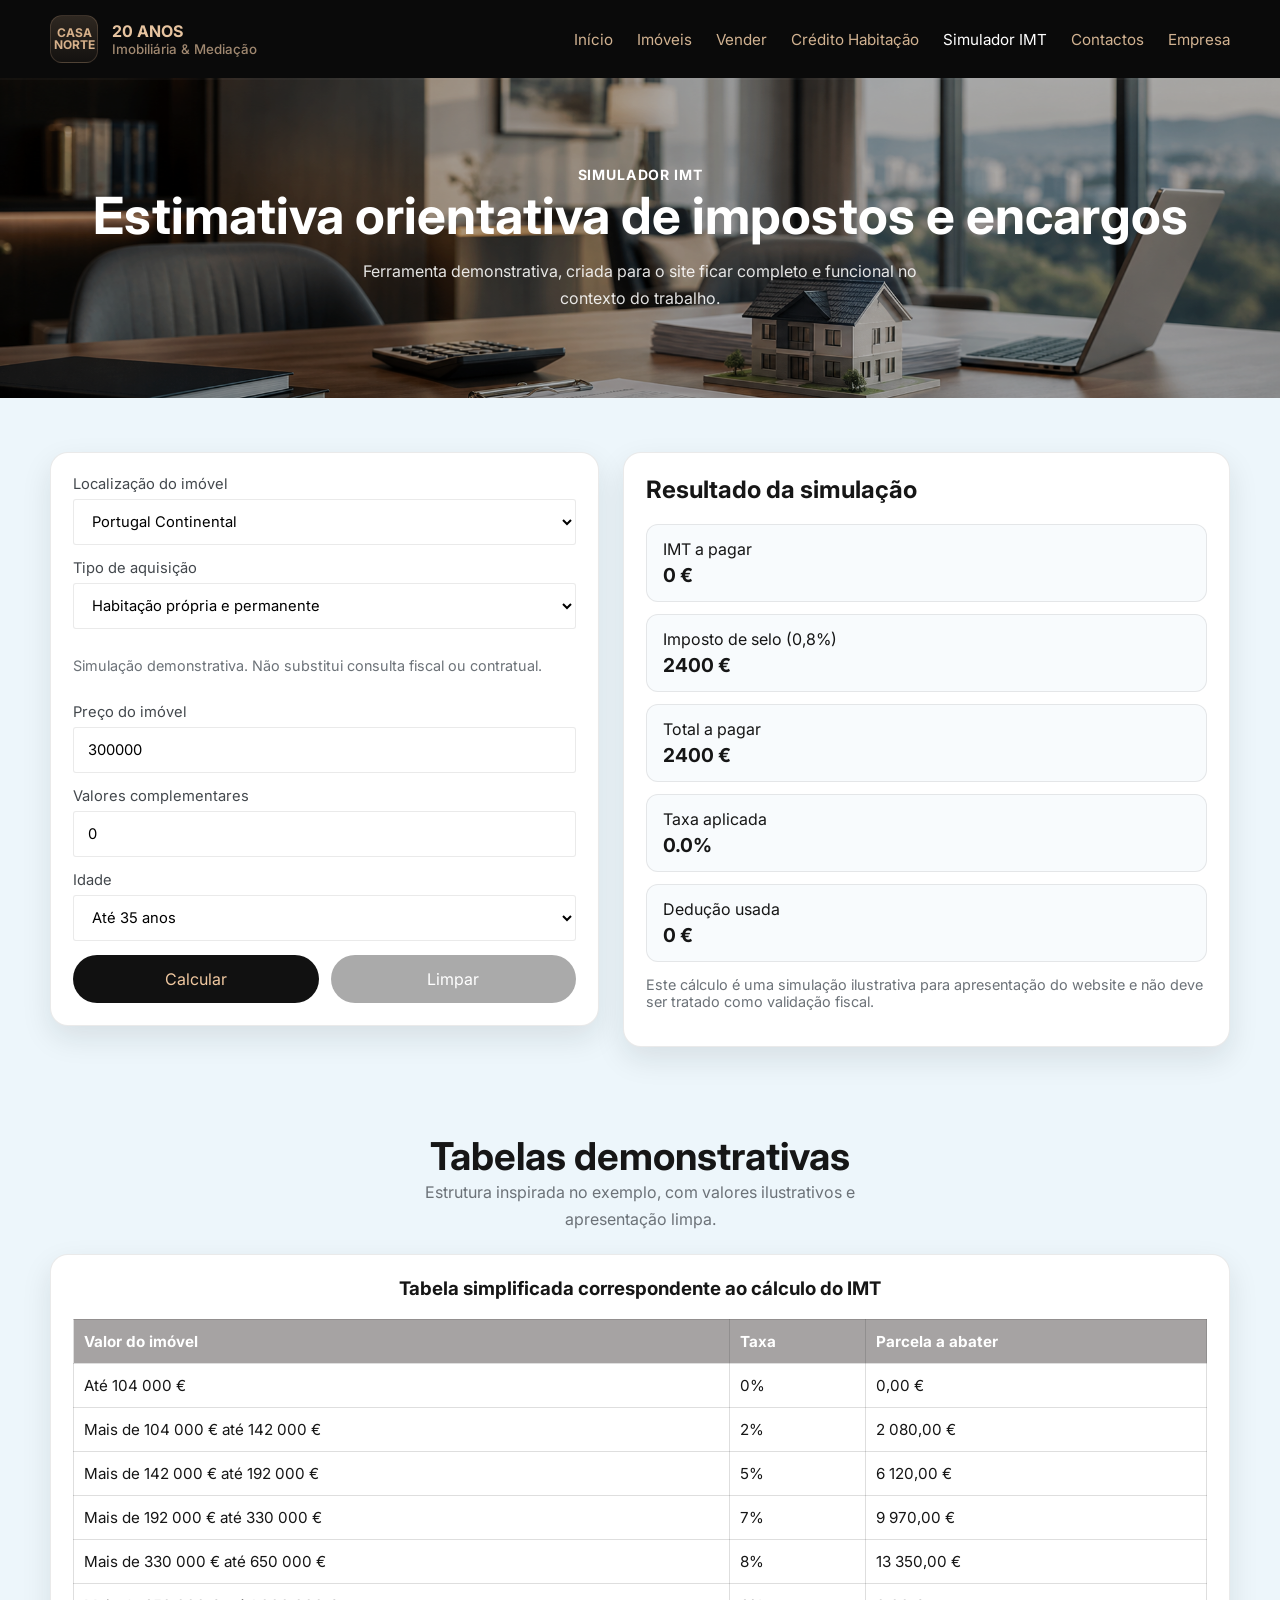
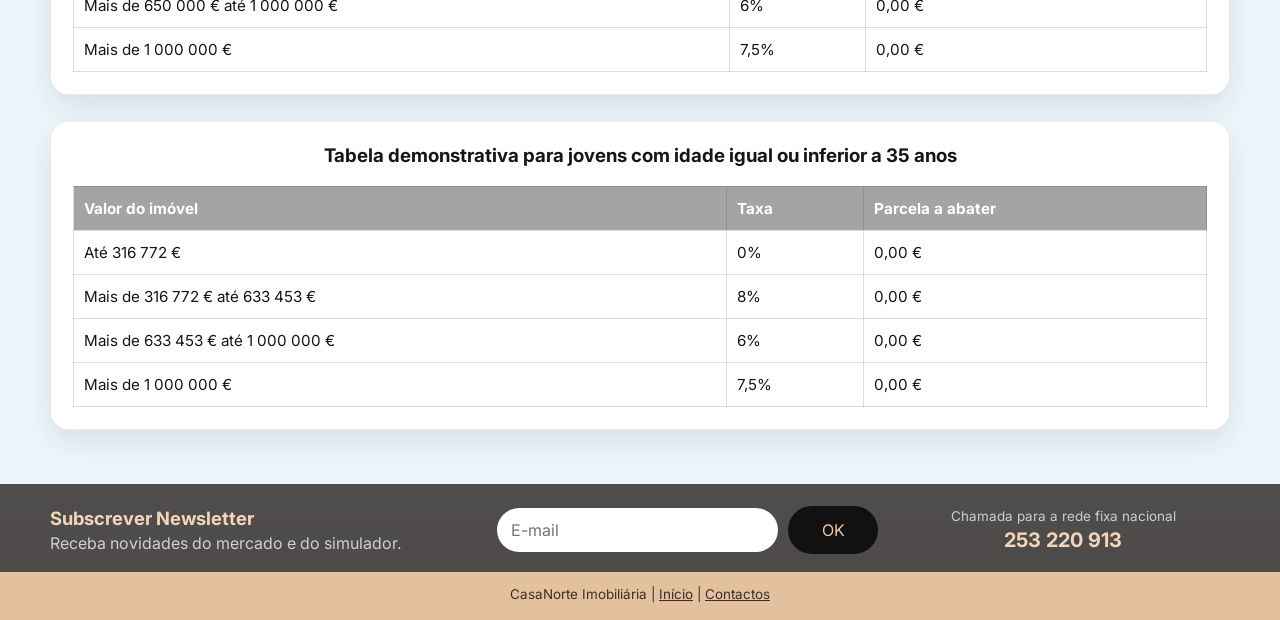
<file: simulador-imt.html>
<!doctype html>
<html lang="pt-PT">
  <head>
    <meta charset="UTF-8" />
    <meta name="viewport" content="width=device-width, initial-scale=1.0" />
    <title>CasaNorte Imobiliária | Simulador IMT</title>
    <meta name="description" content="Simulador IMT demonstrativo." />
    <link rel="preconnect" href="https://fonts.googleapis.com" />
    <link rel="preconnect" href="https://fonts.gstatic.com" crossorigin />
    <link href="https://fonts.googleapis.com/css2?family=Inter:wght@400;500;600;700;800&display=swap" rel="stylesheet" />
    <link rel="stylesheet" href="styles.css" />
    <script defer src="script.js"></script>
  </head>
  <body>
    <header class="site-header">
      <div class="container site-header__bar">
        <a class="brand" href="index.html">
          <div class="brand__logo">CASA<br />NORTE</div>
          <div>
            <div>20 ANOS</div>
            <small>Imobiliária & Mediação</small>
          </div>
        </a>
        <nav class="nav">
          <a href="index.html">Início</a>
          <a href="imoveis.html">Imóveis</a>
          <a href="vender.html">Vender</a>
          <a href="credito-habitacao.html">Crédito Habitação</a>
          <a href="simulador-imt.html" aria-current="page">Simulador IMT</a>
          <a href="contactos.html">Contactos</a>
          <a href="quem-somos.html">Empresa</a>
        </nav>
      </div>
    </header>

    <section class="page-hero">
      <img src="assets/credit-hero.png" alt="Simulador IMT" />
      <div class="page-hero__content">
        <div>
          <div class="eyebrow" style="color:#fff;">Simulador IMT</div>
          <h1>Estimativa orientativa de impostos e encargos</h1>
          <p>Ferramenta demonstrativa, criada para o site ficar completo e funcional no contexto do trabalho.</p>
        </div>
      </div>
    </section>

    <section class="section">
      <div class="container page-grid">
        <form id="imt-form" class="panel simulator-card simulator">
          <label>Localização do imóvel
            <select id="imt-location">
              <option>Portugal Continental</option>
              <option>Madeira</option>
              <option>Açores</option>
            </select>
          </label>
          <label>Tipo de aquisição
            <select id="imt-purpose">
              <option value="propria">Habitação própria e permanente</option>
              <option value="outros">Outra aquisição</option>
              <option value="jovem">Jovem até 35 anos</option>
            </select>
          </label>
          <p class="simulator-note">Simulação demonstrativa. Não substitui consulta fiscal ou contratual.</p>
          <label>Preço do imóvel
            <input id="imt-price" type="number" value="300000" min="0" />
          </label>
          <label>Valores complementares
            <input id="imt-extra" type="number" value="0" min="0" />
          </label>
          <label>Idade
            <select id="imt-age">
              <option value="30">Até 35 anos</option>
              <option value="40">Mais de 35 anos</option>
            </select>
          </label>
          <div style="display:grid;grid-template-columns:repeat(2,1fr);gap:12px;">
            <button class="btn btn--dark" type="submit">Calcular</button>
            <button class="btn btn--muted" type="reset">Limpar</button>
          </div>
        </form>

        <aside class="panel simulator-card">
          <h2 style="margin-top:0;">Resultado da simulação</h2>
          <div class="simulator__results">
            <div class="result-box">IMT a pagar<strong id="imt-result-imt">€0</strong></div>
            <div class="result-box">Imposto de selo (0,8%)<strong id="imt-result-is">€0</strong></div>
            <div class="result-box">Total a pagar<strong id="imt-result-total">€0</strong></div>
            <div class="result-box">Taxa aplicada<strong id="imt-result-rate">0%</strong></div>
            <div class="result-box">Dedução usada<strong id="imt-result-deduction">€0</strong></div>
          </div>
          <p class="simulator-note" style="margin-top:14px;">
            Este cálculo é uma simulação ilustrativa para apresentação do website e não deve ser tratado como validação fiscal.
          </p>
        </aside>
      </div>
    </section>

    <section class="section section--tight">
      <div class="container">
        <div class="section-head section-title-center">
          <div style="margin:0 auto;">
            <h2>Tabelas demonstrativas</h2>
            <p>Estrutura inspirada no exemplo, com valores ilustrativos e apresentação limpa.</p>
          </div>
        </div>

        <div class="panel table-card" style="margin-bottom:26px;">
          <h3 style="margin-top:0;text-align:center;">Tabela simplificada correspondente ao cálculo do IMT</h3>
          <table class="simulator-table">
            <thead>
              <tr><th>Valor do imóvel</th><th>Taxa</th><th>Parcela a abater</th></tr>
            </thead>
            <tbody id="imt-table-standard"></tbody>
          </table>
        </div>

        <div class="panel table-card">
          <h3 style="margin-top:0;text-align:center;">Tabela demonstrativa para jovens com idade igual ou inferior a 35 anos</h3>
          <table class="simulator-table">
            <thead>
              <tr><th>Valor do imóvel</th><th>Taxa</th><th>Parcela a abater</th></tr>
            </thead>
            <tbody id="imt-table-youth"></tbody>
          </table>
        </div>
      </div>
    </section>

    <section class="newsletter-band">
      <div class="container newsletter-band__inner">
        <div>
          <div style="font-size:1.15rem;font-weight:700;">Subscrever Newsletter</div>
          <div style="color:rgba(255,255,255,.74);margin-top:4px;">Receba novidades do mercado e do simulador.</div>
        </div>
        <form data-demo-form style="display:flex;gap:10px;align-items:center;">
          <input type="email" placeholder="E-mail" />
          <button class="btn btn--dark" type="submit" style="min-width:90px;">OK</button>
        </form>
        <div style="text-align:center;">
          <div style="color:rgba(255,255,255,.72);font-size:.84rem;">Chamada para a rede fixa nacional</div>
          <div style="font-size:1.25rem;font-weight:700;margin-top:4px;">253 220 913</div>
        </div>
      </div>
    </section>

    <footer class="footer">
      <div class="container">
        CasaNorte Imobiliária | <a href="index.html">Início</a> | <a href="contactos.html">Contactos</a>
      </div>
    </footer>
  </body>
</html>
</file>
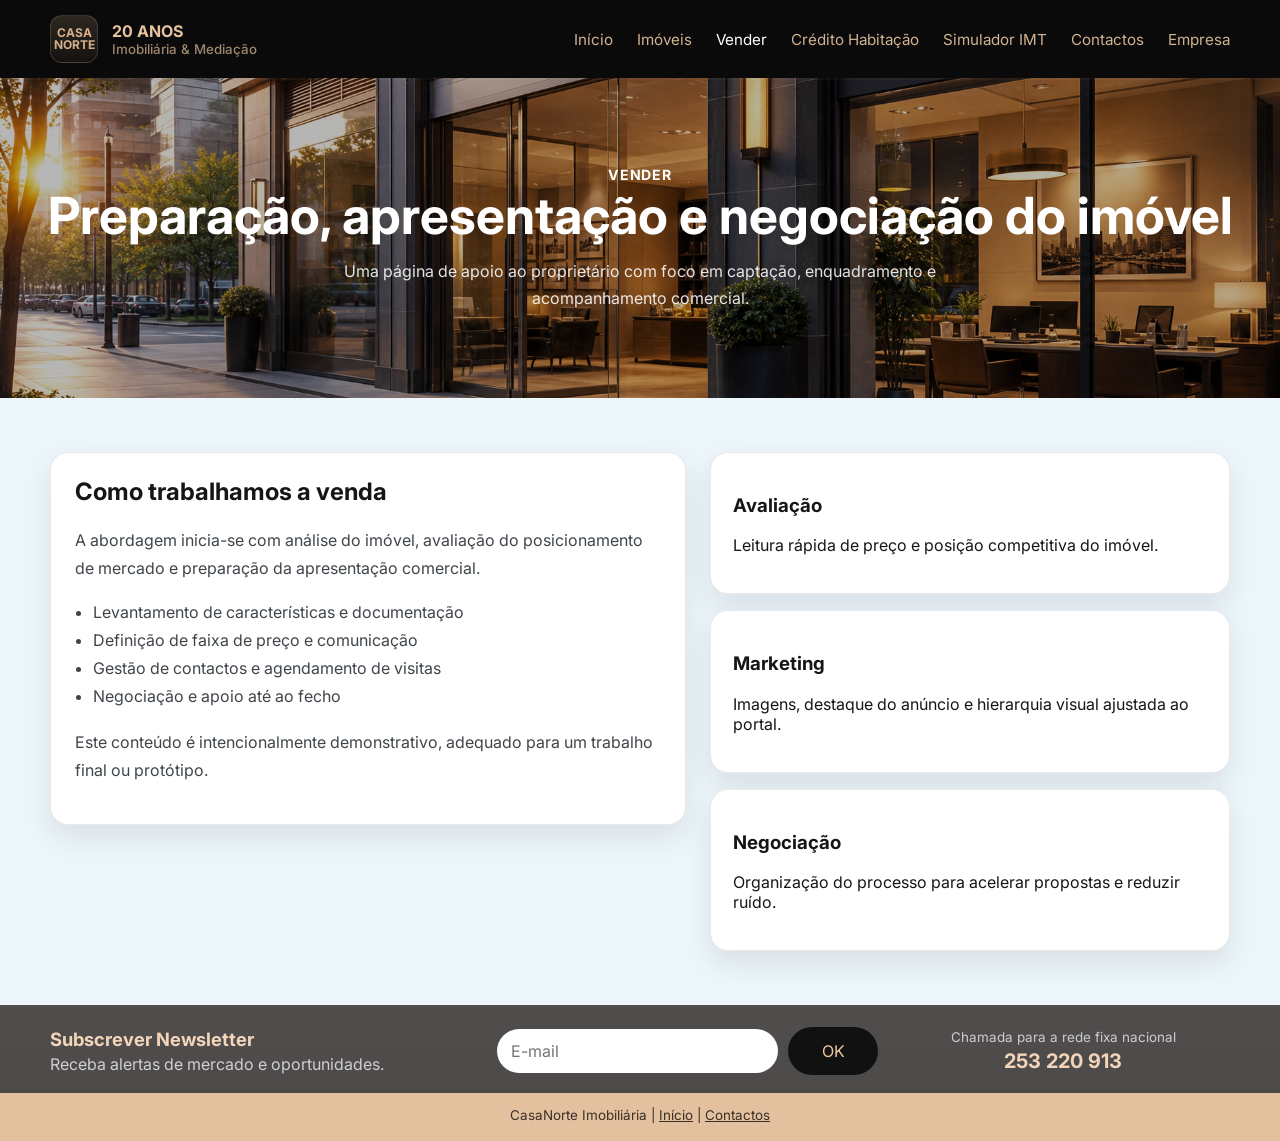
<file: vender.html>
<!doctype html>
<html lang="pt-PT">
  <head>
    <meta charset="UTF-8" />
    <meta name="viewport" content="width=device-width, initial-scale=1.0" />
    <title>CasaNorte Imobiliária | Vender</title>
    <meta name="description" content="Página de venda de imóveis." />
    <link rel="preconnect" href="https://fonts.googleapis.com" />
    <link rel="preconnect" href="https://fonts.gstatic.com" crossorigin />
    <link href="https://fonts.googleapis.com/css2?family=Inter:wght@400;500;600;700;800&display=swap" rel="stylesheet" />
    <link rel="stylesheet" href="styles.css" />
    <script defer src="script.js"></script>
  </head>
  <body>
    <header class="site-header">
      <div class="container site-header__bar">
        <a class="brand" href="index.html">
          <div class="brand__logo">CASA<br />NORTE</div>
          <div>
            <div>20 ANOS</div>
            <small>Imobiliária & Mediação</small>
          </div>
        </a>
        <nav class="nav">
          <a href="index.html">Início</a>
          <a href="imoveis.html">Imóveis</a>
          <a href="vender.html" aria-current="page">Vender</a>
          <a href="credito-habitacao.html">Crédito Habitação</a>
          <a href="simulador-imt.html">Simulador IMT</a>
          <a href="contactos.html">Contactos</a>
          <a href="quem-somos.html">Empresa</a>
        </nav>
      </div>
    </header>

    <section class="page-hero">
      <img src="assets/about-office.png" alt="Venda de imóveis" />
      <div class="page-hero__content">
        <div>
          <div class="eyebrow" style="color:#fff;">Vender</div>
          <h1>Preparação, apresentação e negociação do imóvel</h1>
          <p>Uma página de apoio ao proprietário com foco em captação, enquadramento e acompanhamento comercial.</p>
        </div>
      </div>
    </section>

    <section class="section">
      <div class="container content-grid">
        <article class="panel content-card">
          <h2>Como trabalhamos a venda</h2>
          <p>
            A abordagem inicia-se com análise do imóvel, avaliação do posicionamento de mercado e preparação
            da apresentação comercial.
          </p>
          <ul>
            <li>Levantamento de características e documentação</li>
            <li>Definição de faixa de preço e comunicação</li>
            <li>Gestão de contactos e agendamento de visitas</li>
            <li>Negociação e apoio até ao fecho</li>
          </ul>
          <p style="margin-top:18px;">
            Este conteúdo é intencionalmente demonstrativo, adequado para um trabalho final ou protótipo.
          </p>
        </article>
        <div class="info-stack">
          <article class="panel info-box">
            <h3>Avaliação</h3>
            <p>Leitura rápida de preço e posição competitiva do imóvel.</p>
          </article>
          <article class="panel info-box">
            <h3>Marketing</h3>
            <p>Imagens, destaque do anúncio e hierarquia visual ajustada ao portal.</p>
          </article>
          <article class="panel info-box">
            <h3>Negociação</h3>
            <p>Organização do processo para acelerar propostas e reduzir ruído.</p>
          </article>
        </div>
      </div>
    </section>

    <section class="newsletter-band">
      <div class="container newsletter-band__inner">
        <div>
          <div style="font-size:1.15rem;font-weight:700;">Subscrever Newsletter</div>
          <div style="color:rgba(255,255,255,.74);margin-top:4px;">Receba alertas de mercado e oportunidades.</div>
        </div>
        <form data-demo-form style="display:flex;gap:10px;align-items:center;">
          <input type="email" placeholder="E-mail" />
          <button class="btn btn--dark" type="submit" style="min-width:90px;">OK</button>
        </form>
        <div style="text-align:center;">
          <div style="color:rgba(255,255,255,.72);font-size:.84rem;">Chamada para a rede fixa nacional</div>
          <div style="font-size:1.25rem;font-weight:700;margin-top:4px;">253 220 913</div>
        </div>
      </div>
    </section>

    <footer class="footer">
      <div class="container">
        CasaNorte Imobiliária | <a href="index.html">Início</a> | <a href="contactos.html">Contactos</a>
      </div>
    </footer>
  </body>
</html>
</file>
<file: styles.css>
:root {
  --bg: #edf6fb;
  --paper: #f9fcfe;
  --surface: #ffffff;
  --surface-soft: #f1f5f8;
  --ink: #161616;
  --muted: #6c7278;
  --accent: #d6b08a;
  --accent-2: #f15a3b;
  --dark: #0a0a0a;
  --dark-2: #2e2b29;
  --line: rgba(22, 22, 22, 0.09);
  --shadow: 0 12px 30px rgba(24, 26, 29, 0.1);
  --radius: 18px;
}

* {
  box-sizing: border-box;
}

html {
  scroll-behavior: smooth;
}

body {
  margin: 0;
  font-family: Inter, system-ui, -apple-system, Segoe UI, sans-serif;
  color: var(--ink);
  background: var(--bg);
}

a {
  color: inherit;
  text-decoration: none;
}

img {
  max-width: 100%;
  display: block;
}

button,
input,
select,
textarea {
  font: inherit;
}

.container {
  width: min(1180px, calc(100% - 32px));
  margin: 0 auto;
}

.site-header {
  background: var(--dark);
  color: #e7c4a0;
  position: sticky;
  top: 0;
  z-index: 40;
  box-shadow: 0 2px 0 rgba(255, 255, 255, 0.03);
}

.site-header__bar {
  min-height: 78px;
  display: flex;
  align-items: center;
  justify-content: space-between;
  gap: 24px;
}

.brand {
  display: flex;
  align-items: center;
  gap: 14px;
  font-weight: 700;
}

.brand__logo {
  width: 48px;
  height: 48px;
  display: grid;
  place-items: center;
  border: 1px solid rgba(214, 176, 138, 0.2);
  border-radius: 12px;
  background: linear-gradient(180deg, rgba(214, 176, 138, 0.18), rgba(214, 176, 138, 0.05));
  color: var(--accent);
  font-size: 0.75rem;
  line-height: 1;
  text-align: center;
}

.brand small {
  display: block;
  color: rgba(231, 196, 160, 0.68);
  font-weight: 500;
}

.nav {
  display: flex;
  align-items: center;
  gap: 24px;
  flex-wrap: wrap;
  justify-content: flex-end;
}

.nav a {
  color: rgba(231, 196, 160, 0.9);
  font-size: 0.95rem;
}

.nav a:hover,
.nav a[aria-current="page"] {
  color: #fff;
}

.top-strip {
  background: #3a3838;
  color: #fff;
  text-align: center;
  font-size: 1rem;
  padding: 16px 12px;
  letter-spacing: 0.01em;
}

.hero {
  position: relative;
  overflow: hidden;
  padding-bottom: 26px;
}

.hero__grid {
  display: grid;
  grid-template-columns: 1.1fr 0.9fr;
  min-height: 520px;
}

.hero__copy {
  background: linear-gradient(180deg, rgba(237, 246, 251, 0.98), rgba(237, 246, 251, 0.9));
  padding: clamp(24px, 4vw, 56px);
  display: flex;
  flex-direction: column;
  justify-content: center;
}

.eyebrow {
  display: inline-flex;
  align-items: center;
  gap: 8px;
  color: var(--accent-2);
  font-size: 0.88rem;
  letter-spacing: 0.06em;
  text-transform: uppercase;
  font-weight: 700;
}

.hero h1 {
  font-size: clamp(2.4rem, 5vw, 4.35rem);
  line-height: 0.95;
  margin: 16px 0 14px;
  max-width: 11.5ch;
}

.hero p.lead {
  color: var(--muted);
  max-width: 58ch;
  line-height: 1.75;
  font-size: 1.02rem;
}

.hero__actions {
  display: flex;
  gap: 14px;
  flex-wrap: wrap;
  margin-top: 26px;
}

.btn {
  display: inline-flex;
  align-items: center;
  justify-content: center;
  min-height: 48px;
  padding: 0 20px;
  border: 0;
  border-radius: 999px;
  cursor: pointer;
  transition: transform 0.16s ease, opacity 0.16s ease, background 0.16s ease;
}

.btn:hover {
  transform: translateY(-1px);
}

.btn--dark {
  background: #111;
  color: #f0c8a0;
}

.btn--accent {
  background: var(--accent);
  color: #181818;
}

.btn--muted {
  background: #aaa;
  color: #fff;
}

.btn--outline {
  background: transparent;
  border: 1px solid rgba(22, 22, 22, 0.15);
  color: var(--ink);
}

.hero__stats {
  display: flex;
  gap: 18px;
  margin-top: 28px;
  flex-wrap: wrap;
}

.stat {
  min-width: 140px;
  padding: 16px 18px;
  border: 1px solid var(--line);
  background: rgba(255, 255, 255, 0.74);
  border-radius: 16px;
  box-shadow: var(--shadow);
}

.stat strong {
  display: block;
  font-size: 1.7rem;
}

.stat span {
  color: var(--muted);
  font-size: 0.92rem;
}

.hero__media {
  min-height: 520px;
  background: #d9e6ef;
}

.hero__media img {
  width: 100%;
  height: 100%;
  object-fit: cover;
}

.search-row {
  display: grid;
  grid-template-columns: 1fr auto;
  gap: 12px;
  margin-top: 22px;
  position: relative;
  z-index: 3;
}

.search-row input,
.search-row select,
.filters input,
.filters select,
.contact-form input,
.contact-form textarea,
.simulator input,
.simulator select {
  width: 100%;
  border: 1px solid var(--line);
  background: var(--surface);
  border-radius: 3px;
  min-height: 46px;
  padding: 0 14px;
  outline: none;
}

.search-row input:focus,
.search-row select:focus,
.filters input:focus,
.filters select:focus,
.contact-form input:focus,
.contact-form textarea:focus,
.simulator input:focus,
.simulator select:focus {
  border-color: rgba(214, 176, 138, 0.8);
  box-shadow: 0 0 0 3px rgba(214, 176, 138, 0.12);
}

.search-row .search-box {
  display: grid;
  grid-template-columns: 1fr 220px;
  gap: 12px;
  align-items: center;
}

.section {
  padding: 54px 0;
}

.section--tight {
  padding-top: 32px;
}

.section-head {
  display: flex;
  align-items: end;
  justify-content: space-between;
  gap: 18px;
  margin-bottom: 22px;
}

.section-head h2,
.page-title h1 {
  margin: 0;
  font-size: clamp(1.8rem, 3vw, 2.6rem);
}

.section-head p,
.page-title p {
  margin: 0;
  color: var(--muted);
  max-width: 52ch;
  line-height: 1.65;
}

.section-title-center {
  text-align: center;
}

.category-grid {
  display: grid;
  grid-template-columns: repeat(3, minmax(0, 1fr));
  gap: 18px;
}

.category-card {
  position: relative;
  min-height: 200px;
  border-radius: 8px;
  overflow: hidden;
  box-shadow: var(--shadow);
  background: #111;
}

.category-card img {
  width: 100%;
  height: 100%;
  object-fit: cover;
  opacity: 0.82;
  transform: scale(1.02);
}

.category-card__label {
  position: absolute;
  inset: auto 0 0 0;
  background: linear-gradient(180deg, transparent, rgba(0, 0, 0, 0.82));
  color: #fff;
  padding: 18px;
  font-size: 1.25rem;
  font-weight: 600;
}

.category-card__label span {
  display: inline-flex;
  width: 34px;
  height: 34px;
  align-items: center;
  justify-content: center;
  border-radius: 999px;
  margin-right: 10px;
  background: rgba(255, 255, 255, 0.95);
  color: #111;
}

.panel {
  background: var(--surface);
  border: 1px solid var(--line);
  box-shadow: var(--shadow);
  border-radius: var(--radius);
}

.panel--dark {
  background: #33302f;
  color: #f4d9c1;
}

.featured-strip {
  background: #111;
  color: #f0cfaf;
  padding: 12px 18px;
  text-align: center;
  letter-spacing: 0.06em;
  text-transform: uppercase;
  font-size: 1.05rem;
  font-weight: 600;
  border-radius: 6px;
}

.property-grid {
  display: grid;
  grid-template-columns: repeat(4, minmax(0, 1fr));
  gap: 16px;
}

.property-card {
  background: var(--surface);
  border: 1px solid var(--line);
  box-shadow: var(--shadow);
  overflow: hidden;
  border-radius: 8px;
}

.property-card__media {
  position: relative;
  aspect-ratio: 1 / 0.82;
  overflow: hidden;
  background: var(--tone, linear-gradient(135deg, #d8e6f0, #aabfd0));
}

.property-card__media::after {
  content: "";
  position: absolute;
  inset: 0;
  background: linear-gradient(180deg, transparent 52%, rgba(0, 0, 0, 0.18));
}

.property-card__badge {
  position: absolute;
  top: 10px;
  left: 10px;
  z-index: 2;
  padding: 6px 10px;
  border-radius: 999px;
  background: rgba(17, 17, 17, 0.84);
  color: #f0cfaf;
  font-size: 0.78rem;
}

.property-card__price {
  position: absolute;
  right: 10px;
  bottom: 10px;
  z-index: 2;
  background: rgba(17, 17, 17, 0.92);
  color: #f0cfaf;
  padding: 6px 10px;
  font-size: 0.9rem;
  font-weight: 700;
  border-radius: 4px;
}

.property-card__body {
  padding: 12px 12px 14px;
}

.property-card__body h3 {
  margin: 0 0 6px;
  font-size: 1rem;
  line-height: 1.35;
}

.property-card__body p {
  margin: 0;
  color: var(--muted);
  font-size: 0.92rem;
  line-height: 1.55;
}

.property-card__meta {
  display: flex;
  flex-wrap: wrap;
  gap: 8px 12px;
  margin: 10px 0 12px;
  color: #8a8f95;
  font-size: 0.84rem;
}

.property-card__footer {
  display: flex;
  align-items: center;
  justify-content: space-between;
  gap: 10px;
  font-size: 0.9rem;
}

.property-card__footer button {
  border: 0;
  background: transparent;
  color: #2756cc;
  cursor: pointer;
  padding: 0;
}

.filter-bar {
  display: grid;
  grid-template-columns: repeat(4, minmax(0, 1fr));
  gap: 12px;
}

.filter-bar--advanced {
  grid-template-columns: repeat(4, minmax(0, 1fr));
}

.filter-bar label,
.simulator label,
.contact-form label {
  display: grid;
  gap: 6px;
  font-size: 0.92rem;
  color: #43484d;
}

.chips {
  display: flex;
  flex-wrap: wrap;
  gap: 10px;
}

.chip {
  padding: 10px 14px;
  border: 1px solid var(--line);
  border-radius: 999px;
  background: #fff;
  color: #3b3b3b;
  cursor: pointer;
}

.chip.is-active {
  background: #111;
  color: #f0cfaf;
  border-color: #111;
}

.dark-band {
  background: #161514;
  color: #f2cfb0;
  padding: 16px 0;
}

.dark-band .mini-links {
  display: flex;
  flex-wrap: wrap;
  justify-content: center;
  gap: 12px 18px;
  font-size: 0.84rem;
  color: #d9b993;
}

.business-grid {
  display: grid;
  grid-template-columns: repeat(3, minmax(0, 1fr));
  gap: 18px;
}

.business-card {
  text-align: center;
  padding: 22px 18px;
}

.business-card img {
  width: 140px;
  height: 140px;
  object-fit: cover;
  border-radius: 999px;
  margin: 0 auto 16px;
  box-shadow: var(--shadow);
}

.business-card h3 {
  margin: 0 0 8px;
  font-size: 1.02rem;
}

.business-card p {
  margin: 0;
  color: var(--muted);
  line-height: 1.6;
}

.cta-banner {
  min-height: 240px;
  display: grid;
  place-items: center;
  text-align: center;
  color: #fff;
  overflow: hidden;
  background: #222;
}

.cta-banner__inner {
  position: relative;
  z-index: 2;
  padding: 44px 18px;
}

.cta-banner img {
  position: absolute;
  inset: 0;
  width: 100%;
  height: 100%;
  object-fit: cover;
  filter: brightness(0.58);
}

.cta-banner h2,
.cta-banner p {
  margin: 0;
}

.cta-banner p {
  margin-top: 8px;
  color: rgba(255, 255, 255, 0.86);
}

.about-hero,
.page-hero {
  position: relative;
  min-height: 320px;
  overflow: hidden;
  background: #333;
  color: #fff;
}

.about-hero img,
.page-hero img {
  position: absolute;
  inset: 0;
  width: 100%;
  height: 100%;
  object-fit: cover;
  filter: brightness(0.72);
}

.about-hero__content,
.page-hero__content {
  position: relative;
  z-index: 2;
  min-height: 320px;
  display: grid;
  place-items: center;
  text-align: center;
  padding: 48px 18px;
}

.about-hero__content h1,
.page-hero__content h1 {
  margin: 0;
  font-size: clamp(2.1rem, 4vw, 3.2rem);
}

.about-hero__content p,
.page-hero__content p {
  max-width: 60ch;
  margin: 12px auto 0;
  color: rgba(255, 255, 255, 0.88);
  line-height: 1.7;
}

.content-grid {
  display: grid;
  grid-template-columns: 1.1fr 0.9fr;
  gap: 24px;
  align-items: start;
}

.content-card {
  padding: 24px;
}

.content-card h2 {
  margin-top: 0;
}

.content-card p,
.content-card li {
  color: #3f454a;
  line-height: 1.75;
}

.content-card ul {
  margin: 14px 0 0;
  padding-left: 18px;
}

.info-stack {
  display: grid;
  gap: 16px;
}

.info-box {
  padding: 22px;
}

.options-grid {
  display: grid;
  grid-template-columns: repeat(2, minmax(0, 1fr));
  gap: 18px;
}

.option-card {
  padding: 22px;
  min-height: 152px;
}

.option-card h3 {
  margin: 0 0 10px;
}

.option-card p {
  margin: 0;
  color: var(--muted);
  line-height: 1.6;
}

.page-grid {
  display: grid;
  grid-template-columns: 0.95fr 1.05fr;
  gap: 24px;
  align-items: start;
}

.contact-card,
.simulator-card,
.table-card,
.form-card {
  padding: 22px;
}

.contact-lines {
  display: grid;
  gap: 16px;
}

.contact-lines strong {
  display: block;
  margin-bottom: 4px;
}

.contact-map {
  min-height: 350px;
  border: 1px solid var(--line);
  border-radius: var(--radius);
  overflow: hidden;
  background: #dfe9f0;
}

.contact-map iframe,
.contact-map img {
  width: 100%;
  height: 100%;
  border: 0;
  object-fit: cover;
}

.contact-form,
.simulator {
  display: grid;
  gap: 14px;
}

.contact-form textarea {
  min-height: 150px;
  padding: 12px 14px;
  resize: vertical;
}

.simulator__results {
  display: grid;
  gap: 12px;
}

.result-box {
  padding: 14px 16px;
  background: #f8fbfd;
  border: 1px solid var(--line);
  border-radius: 12px;
}

.result-box strong {
  display: block;
  font-size: 1.2rem;
  margin-top: 4px;
}

.simulator-table {
  width: 100%;
  border-collapse: collapse;
  font-size: 0.95rem;
}

.simulator-table th,
.simulator-table td {
  border: 1px solid rgba(22, 22, 22, 0.14);
  padding: 12px 10px;
  text-align: left;
}

.simulator-table th {
  background: #a6a3a3;
  color: #fff;
}

.simulator-note {
  color: var(--muted);
  font-size: 0.9rem;
}

.newsletter-band {
  background: linear-gradient(180deg, rgba(63, 59, 58, 0.9), rgba(63, 59, 58, 0.92));
  color: #f3d5ba;
  padding: 22px 0 18px;
}

.newsletter-band__inner {
  display: grid;
  grid-template-columns: 0.9fr 0.8fr 0.7fr;
  gap: 18px;
  align-items: center;
}

.newsletter-band input {
  width: 100%;
  min-height: 44px;
  padding: 0 14px;
  border: 0;
  border-radius: 999px;
}

.footer {
  background: #e3c09e;
  color: #3a3028;
  padding: 14px 0 18px;
  text-align: center;
  font-size: 0.84rem;
}

.footer a {
  color: #3a3028;
  text-decoration: underline;
}

.modal {
  position: fixed;
  inset: 0;
  display: none;
  place-items: center;
  padding: 22px;
  z-index: 80;
}

.modal.is-open {
  display: grid;
}

.modal__backdrop {
  position: absolute;
  inset: 0;
  background: rgba(10, 10, 10, 0.72);
}

.modal__dialog {
  position: relative;
  width: min(880px, 100%);
  z-index: 2;
  background: var(--surface);
  border-radius: 20px;
  border: 1px solid var(--line);
  box-shadow: var(--shadow);
  padding: 22px;
}

.modal__close {
  position: absolute;
  top: 12px;
  right: 12px;
  width: 40px;
  height: 40px;
  border: 0;
  border-radius: 999px;
  background: #eee;
  cursor: pointer;
  font-size: 1.4rem;
}

.modal__grid {
  display: grid;
  grid-template-columns: 1fr 1fr;
  gap: 20px;
  align-items: start;
}

.modal__image {
  min-height: 320px;
  border-radius: 18px;
  overflow: hidden;
  background: var(--tone);
}

.modal__image img {
  width: 100%;
  height: 100%;
  object-fit: cover;
}

.modal__body h2 {
  margin: 0 0 10px;
}

.modal__body p {
  color: var(--muted);
  line-height: 1.7;
}

.modal__tags {
  display: flex;
  flex-wrap: wrap;
  gap: 8px;
  margin-top: 14px;
}

.tag {
  display: inline-flex;
  align-items: center;
  padding: 7px 10px;
  border-radius: 999px;
  background: #f5f7f8;
  border: 1px solid var(--line);
  color: #43484d;
  font-size: 0.86rem;
}

@media (max-width: 1080px) {
  .hero__grid,
  .content-grid,
  .page-grid,
  .newsletter-band__inner,
  .modal__grid {
    grid-template-columns: 1fr;
  }

  .property-grid,
  .business-grid {
    grid-template-columns: repeat(2, minmax(0, 1fr));
  }

  .filter-bar,
  .filter-bar--advanced,
  .options-grid,
  .category-grid {
    grid-template-columns: repeat(2, minmax(0, 1fr));
  }

  .hero__media {
    min-height: 360px;
  }
}

@media (max-width: 720px) {
  .container {
    width: min(100% - 20px, 1180px);
  }

  .site-header__bar,
  .section-head {
    flex-direction: column;
    align-items: flex-start;
  }

  .nav {
    justify-content: flex-start;
  }

  .search-row,
  .search-row .search-box,
  .property-grid,
  .business-grid,
  .filter-bar,
  .filter-bar--advanced,
  .options-grid,
  .category-grid {
    grid-template-columns: 1fr;
  }

  .hero__grid {
    min-height: auto;
  }

  .hero__media {
    min-height: 300px;
  }

  .hero h1 {
    max-width: 100%;
  }
}
</file>
